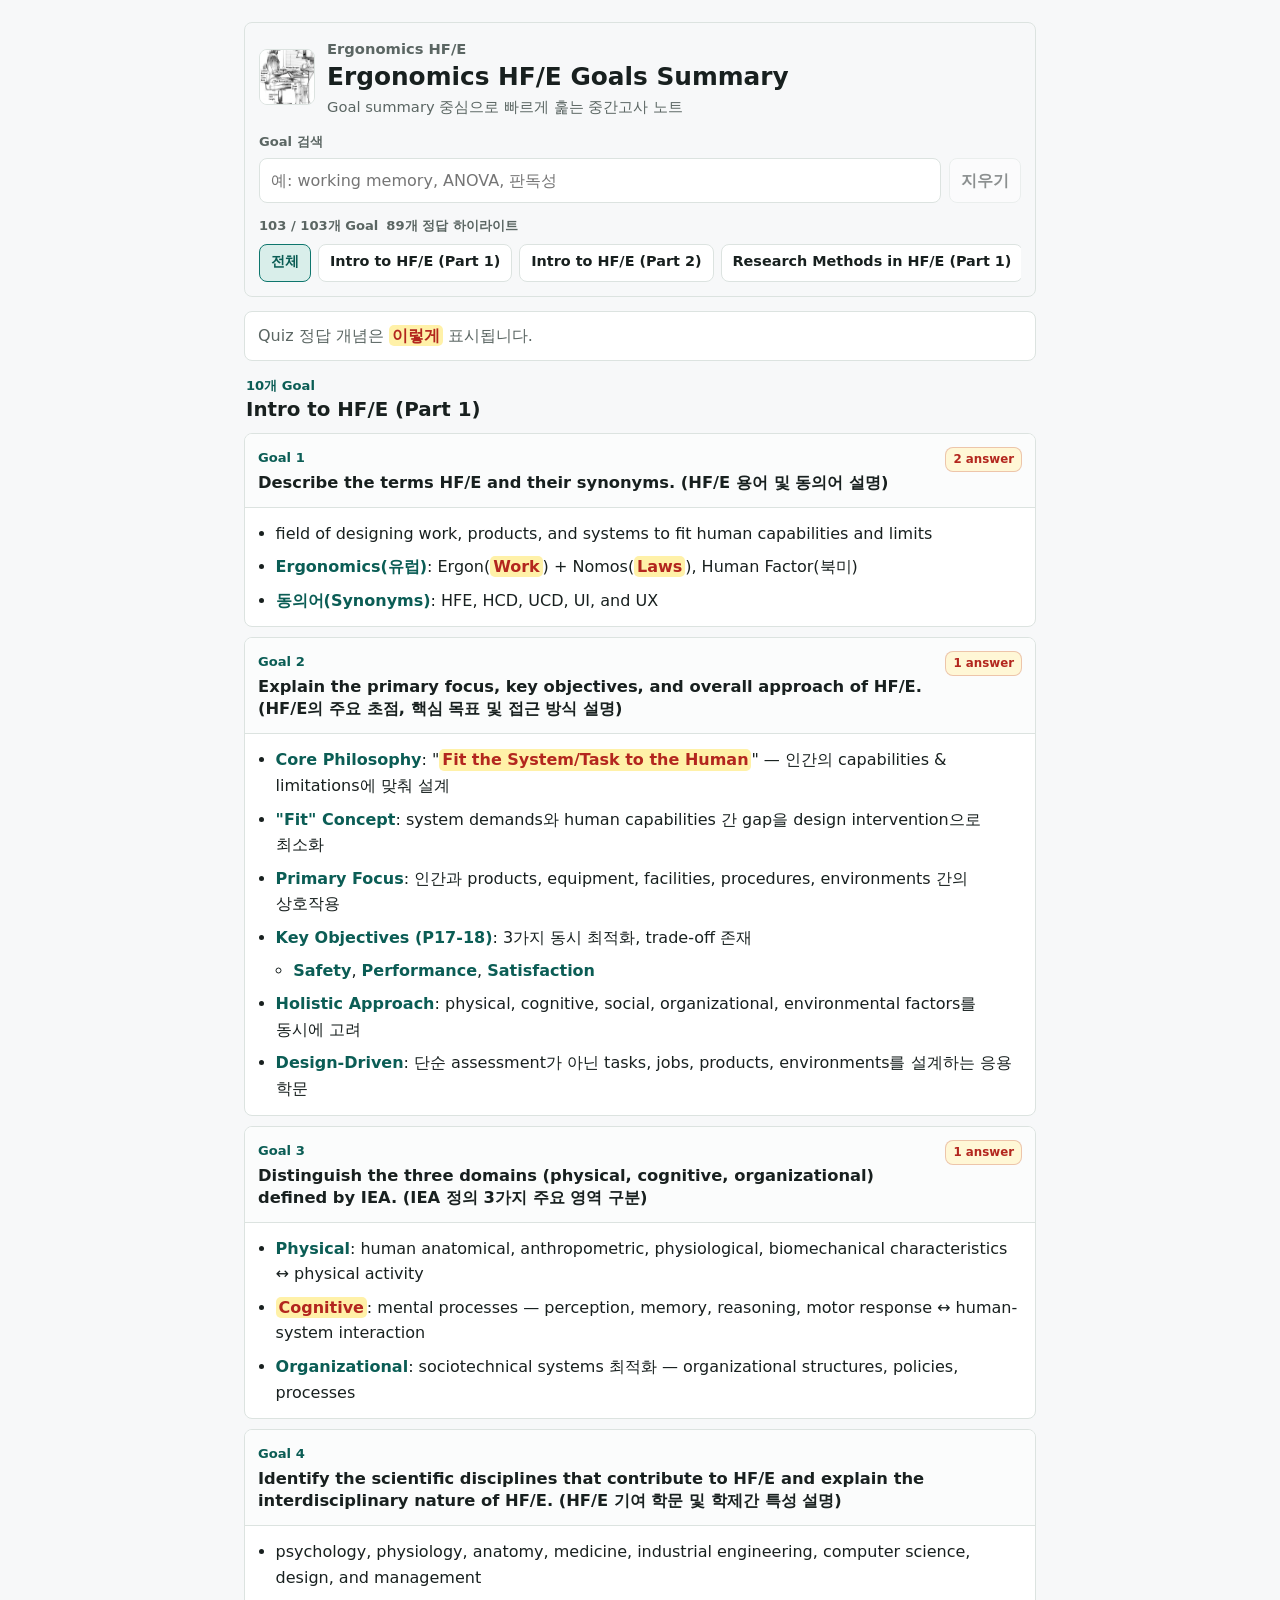
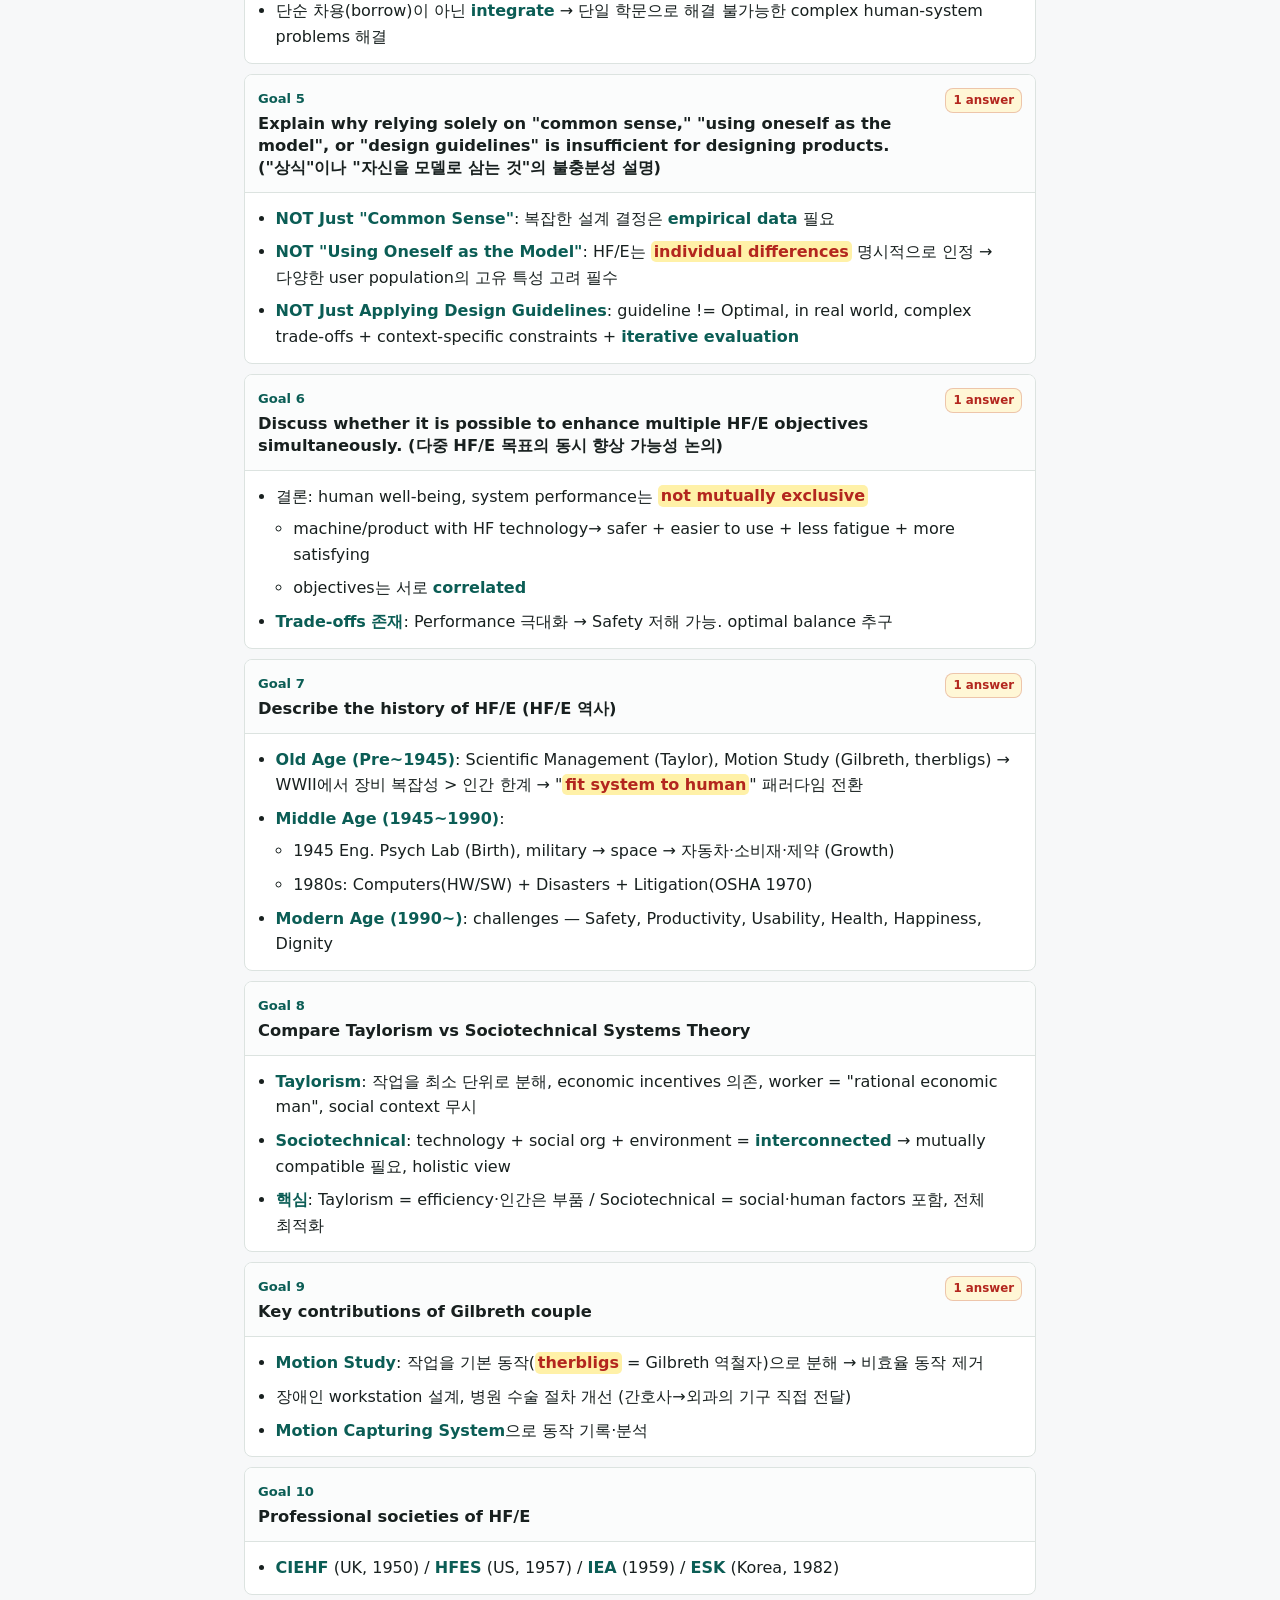
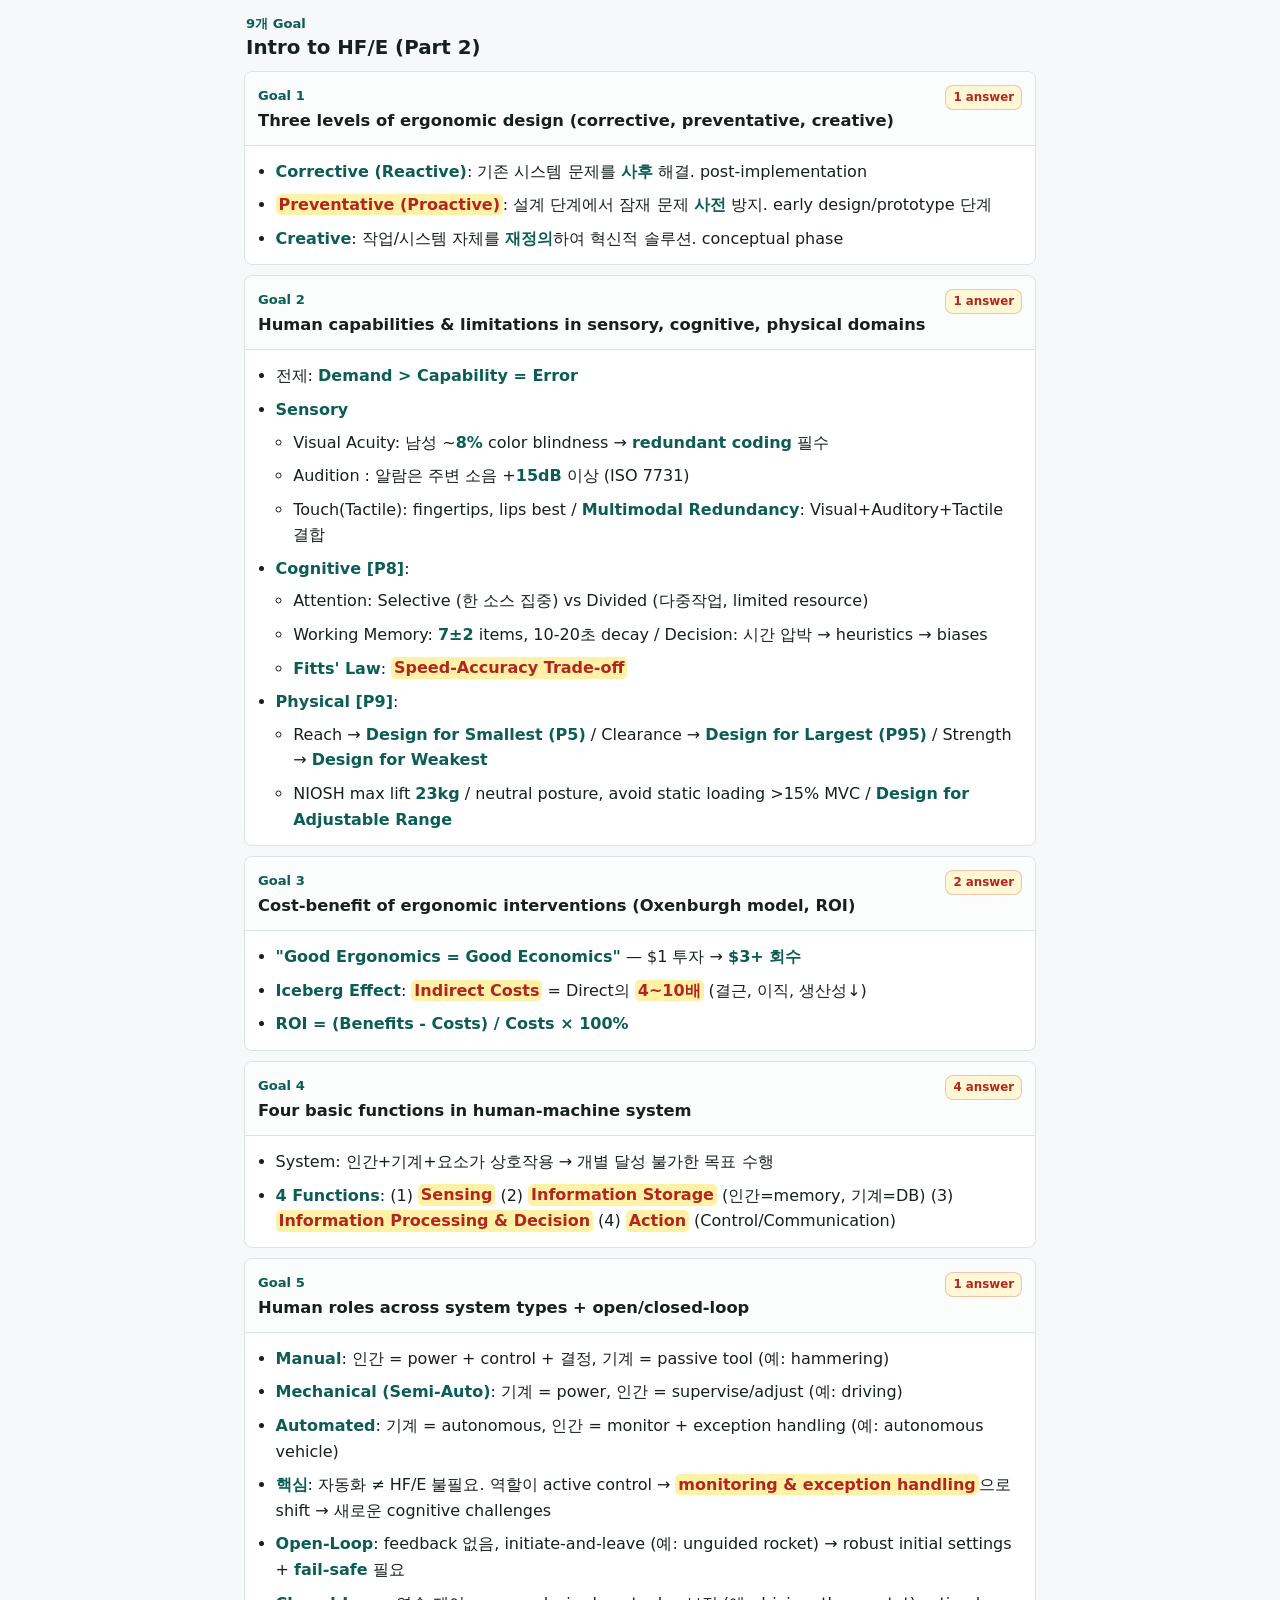
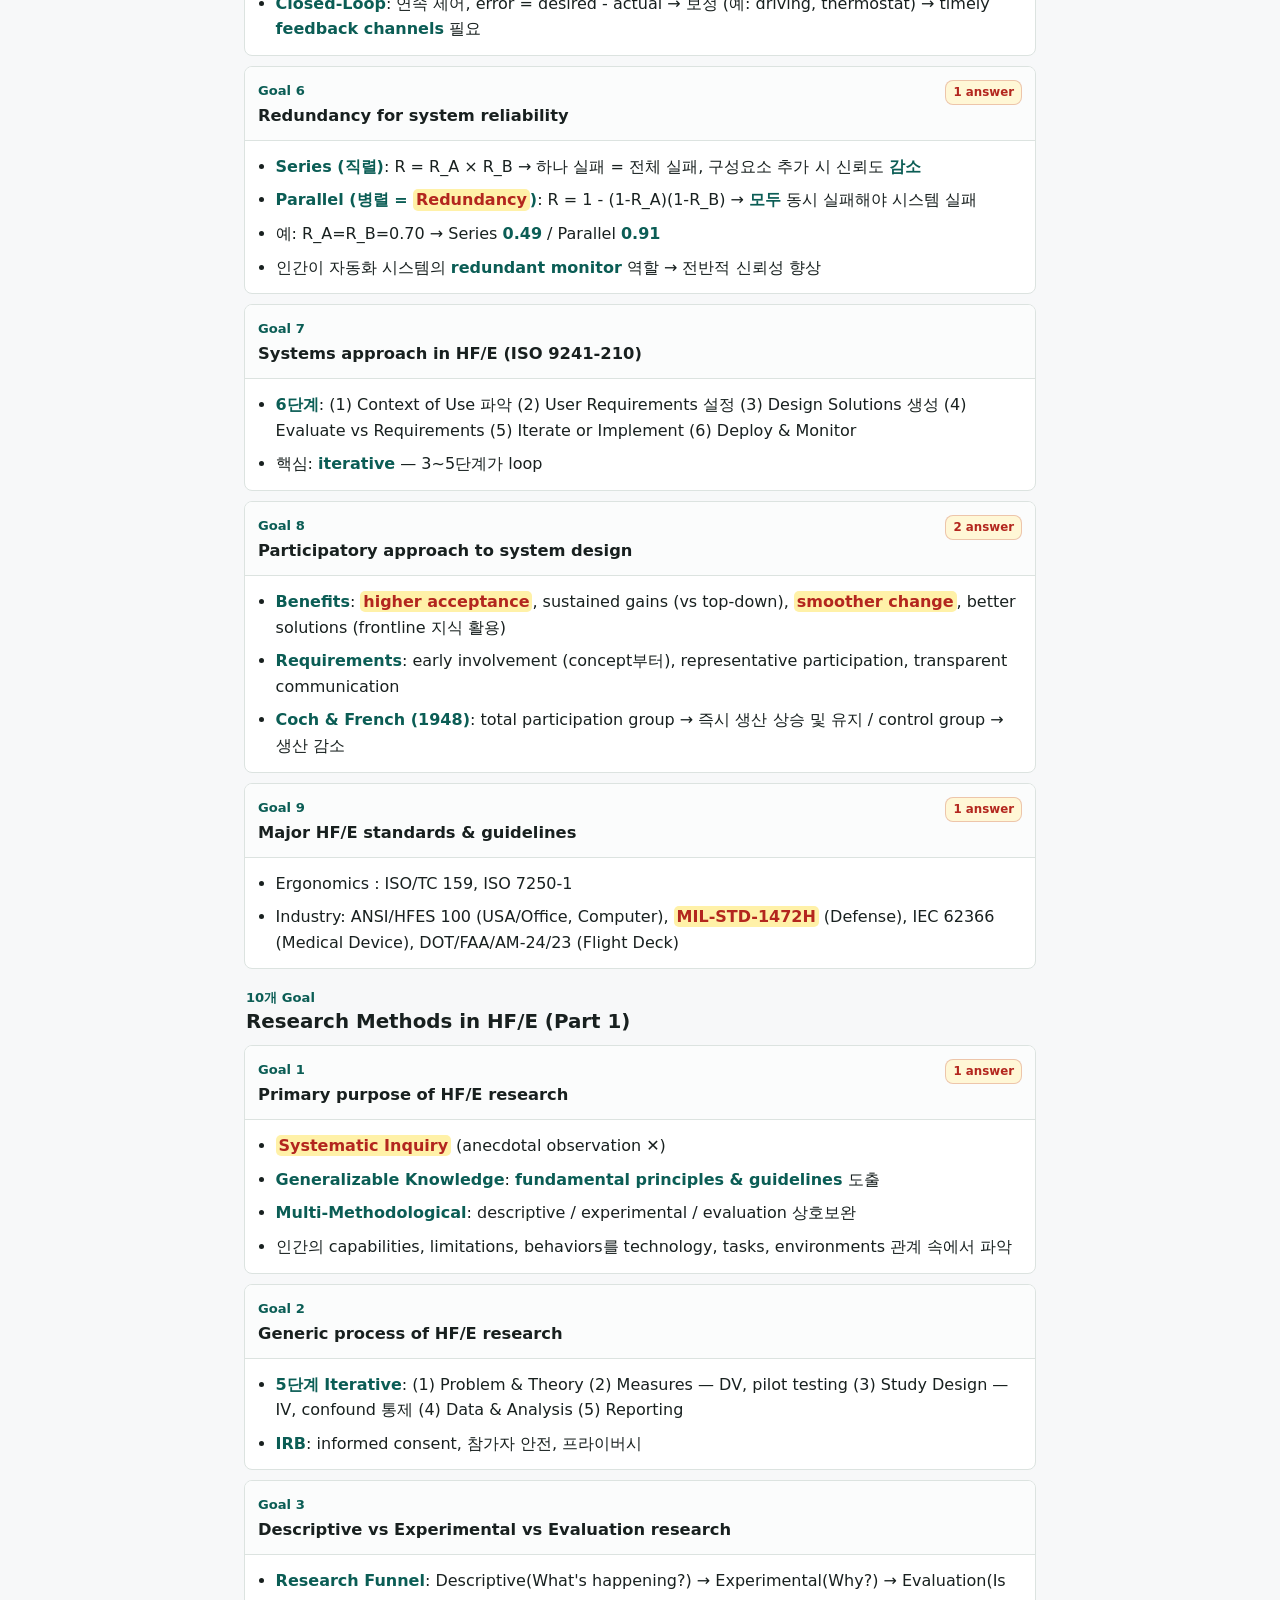
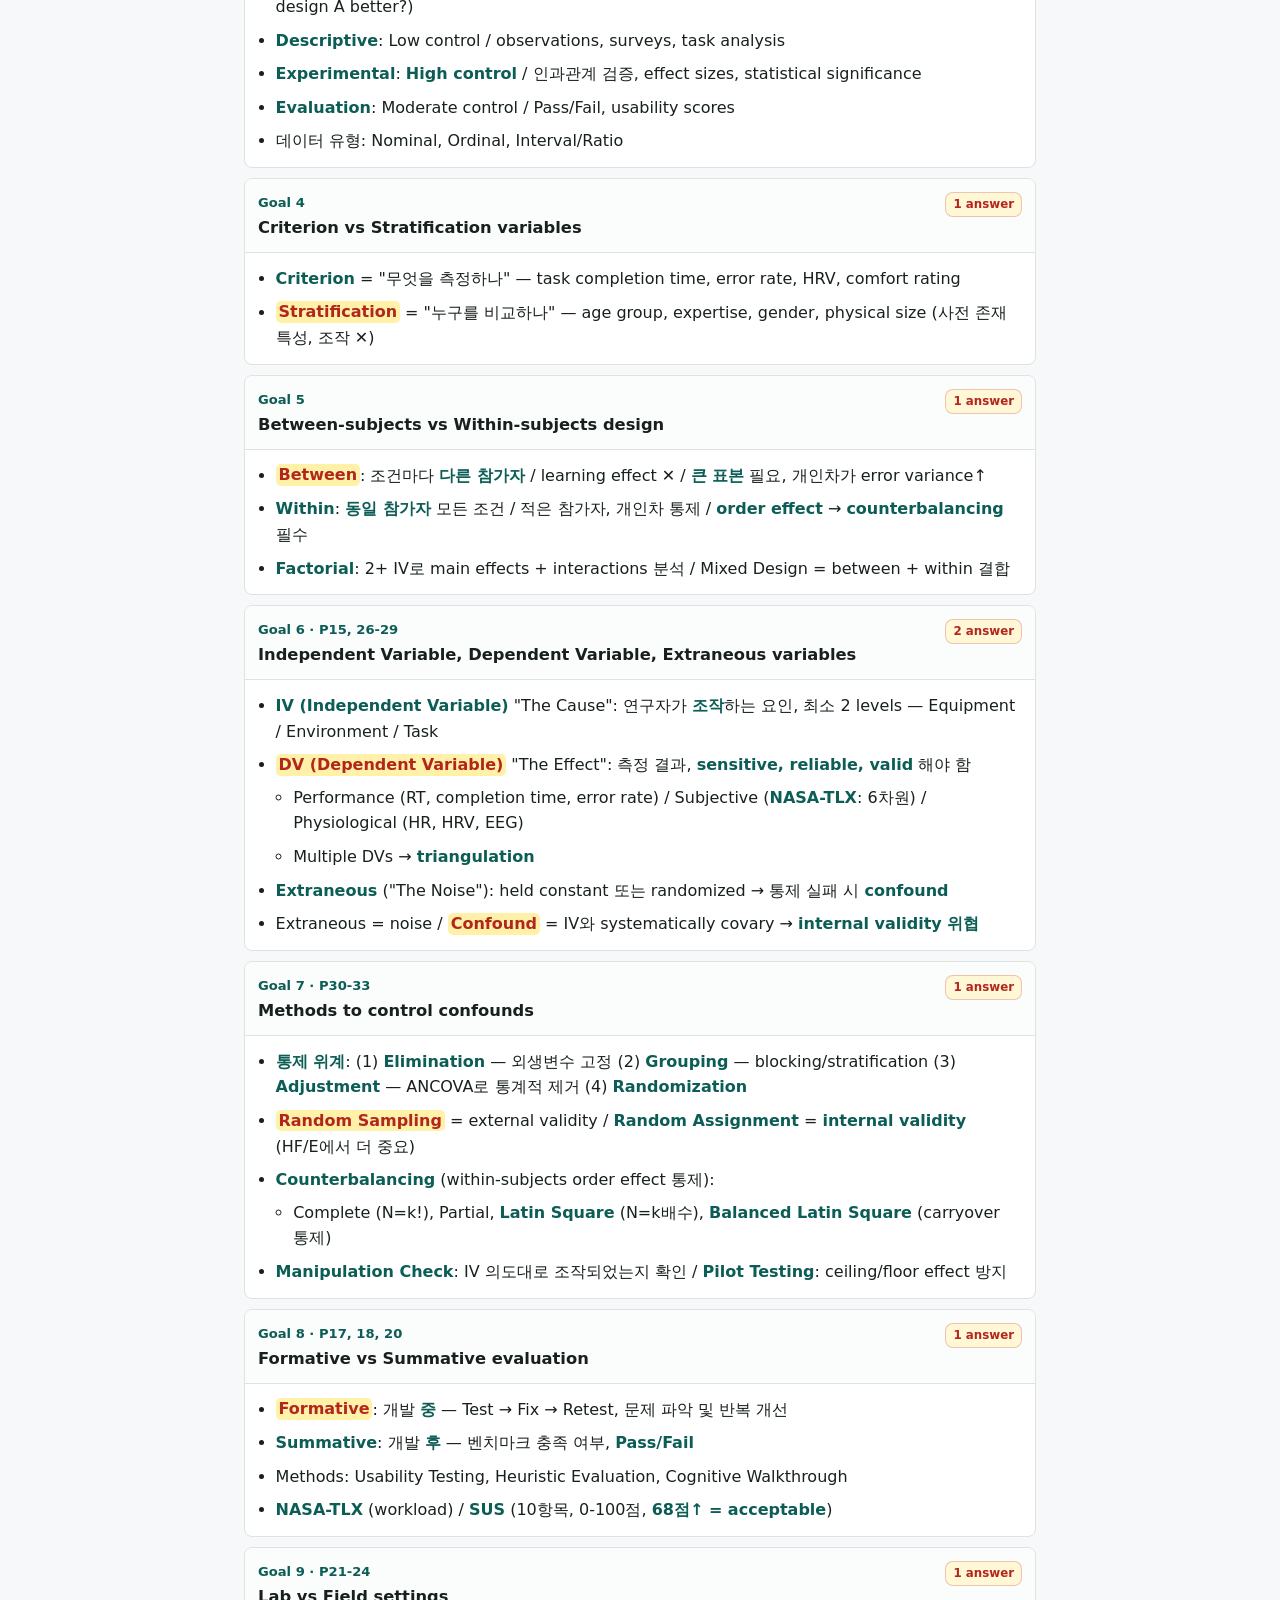
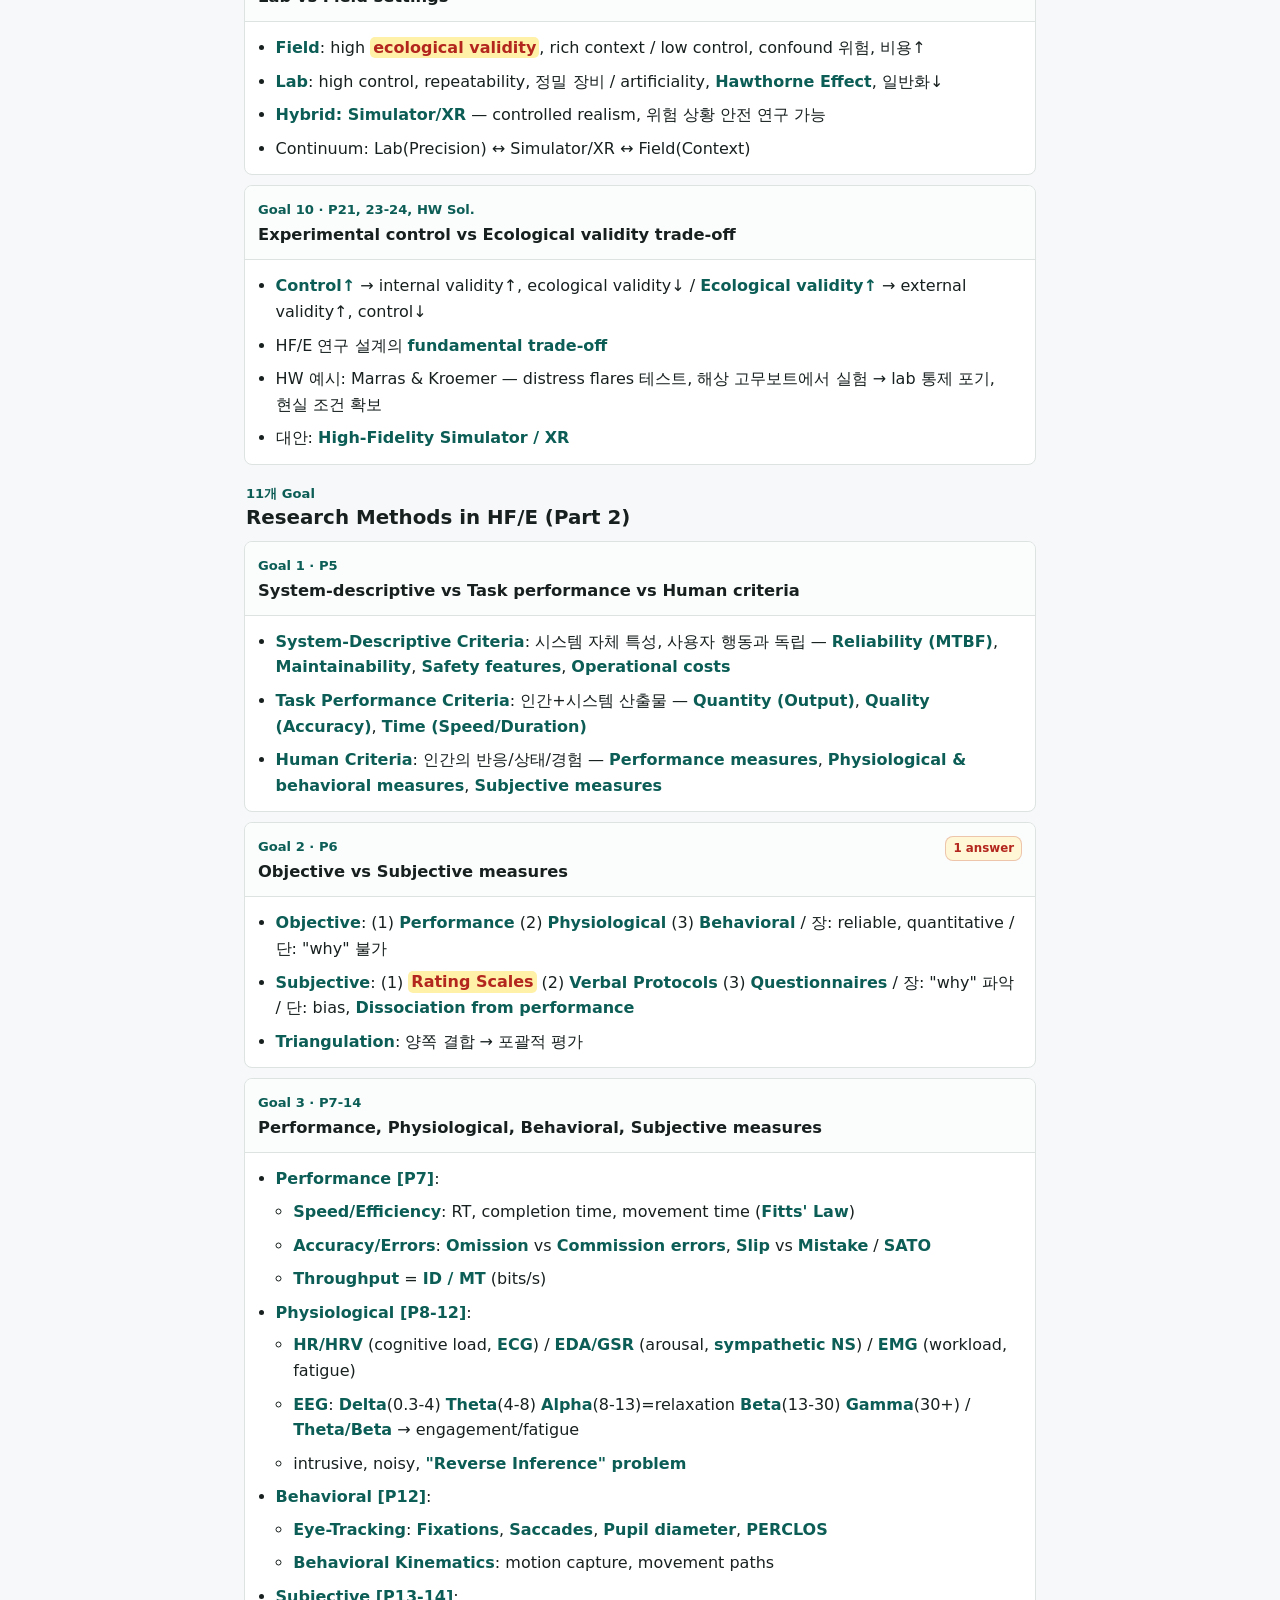
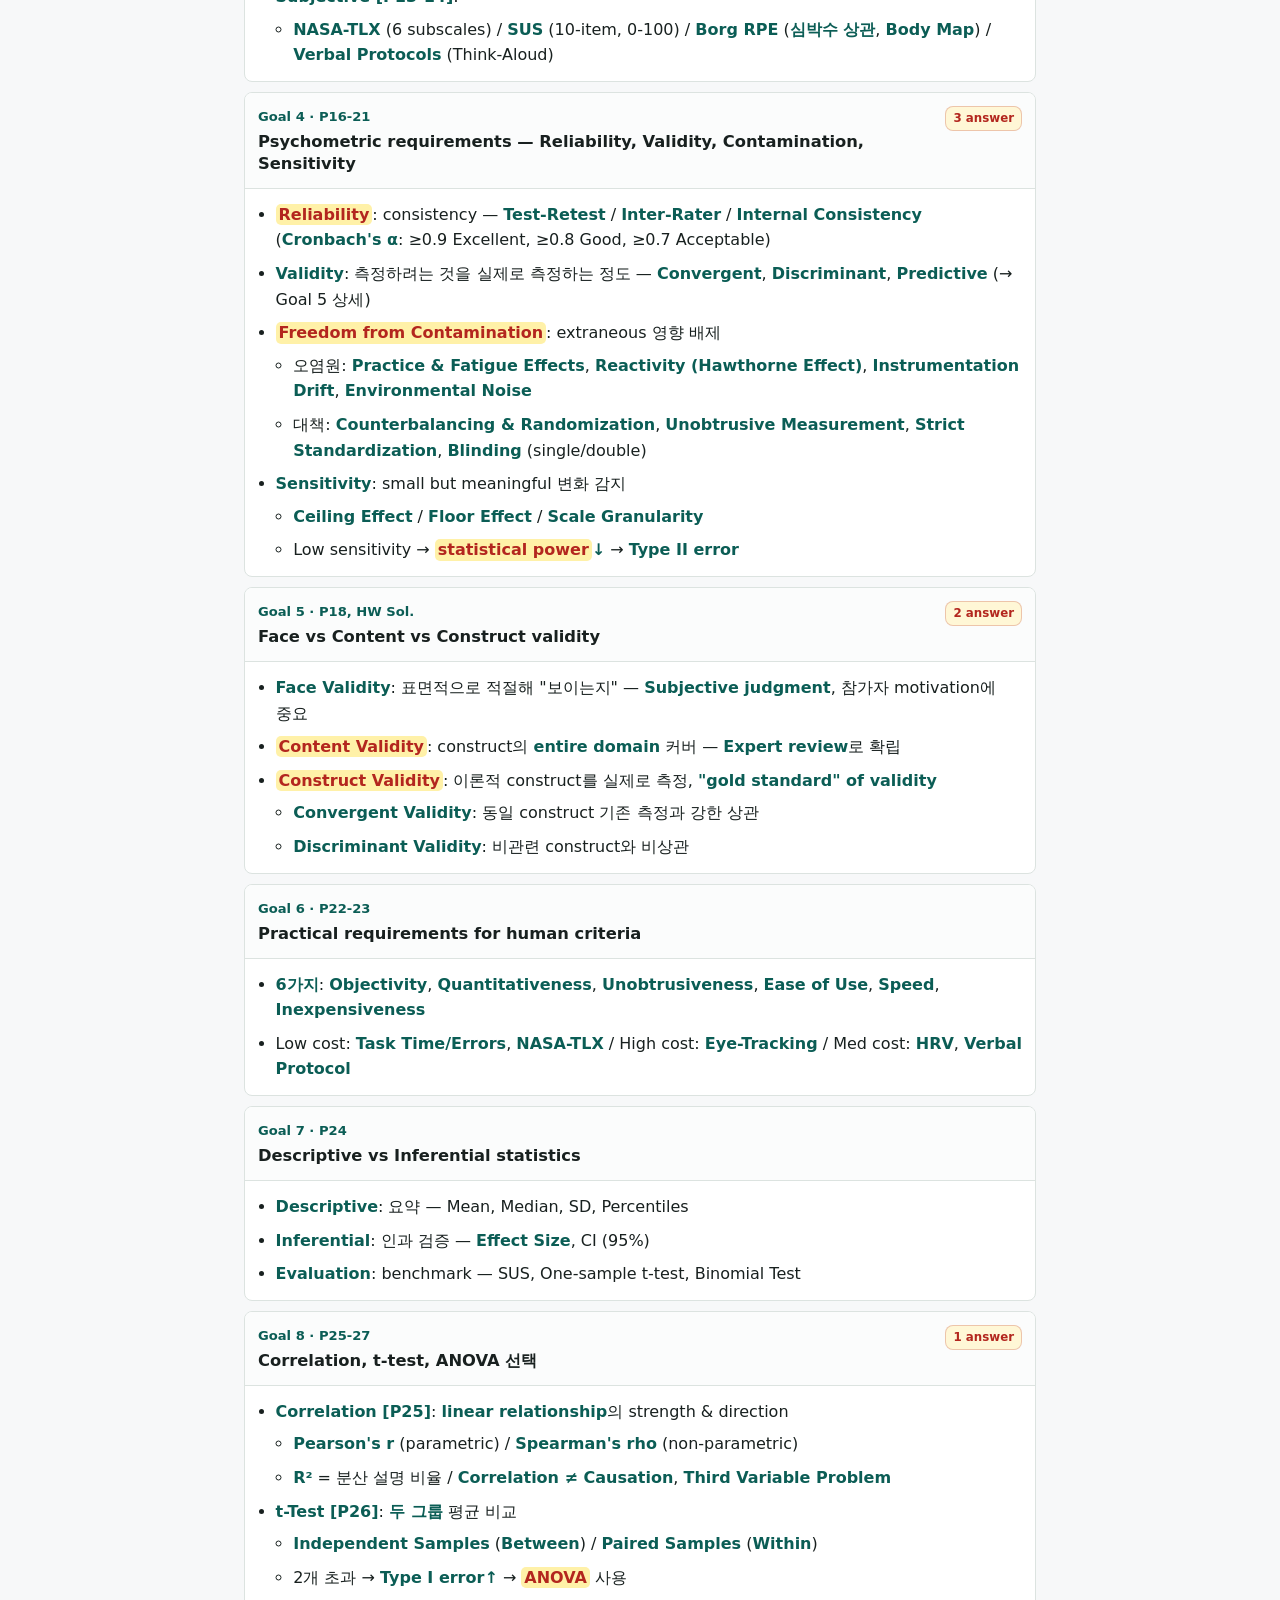
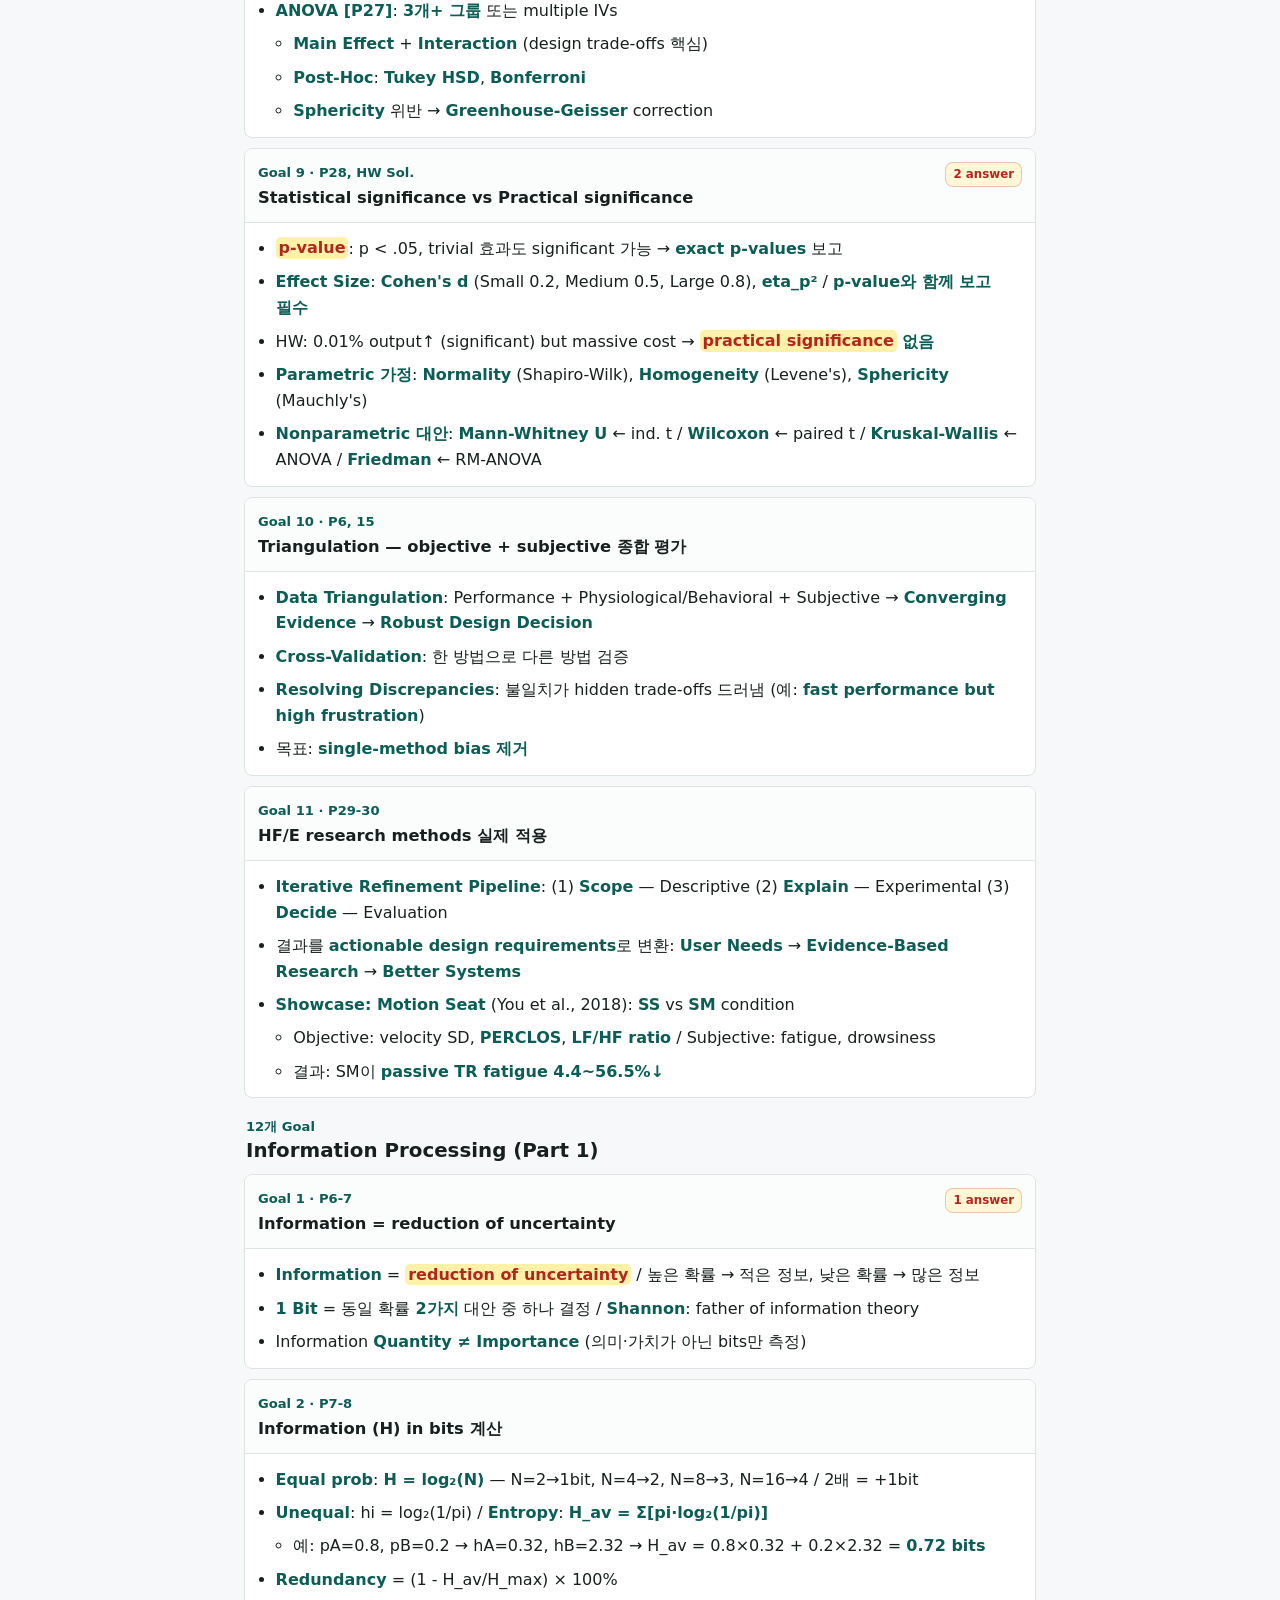
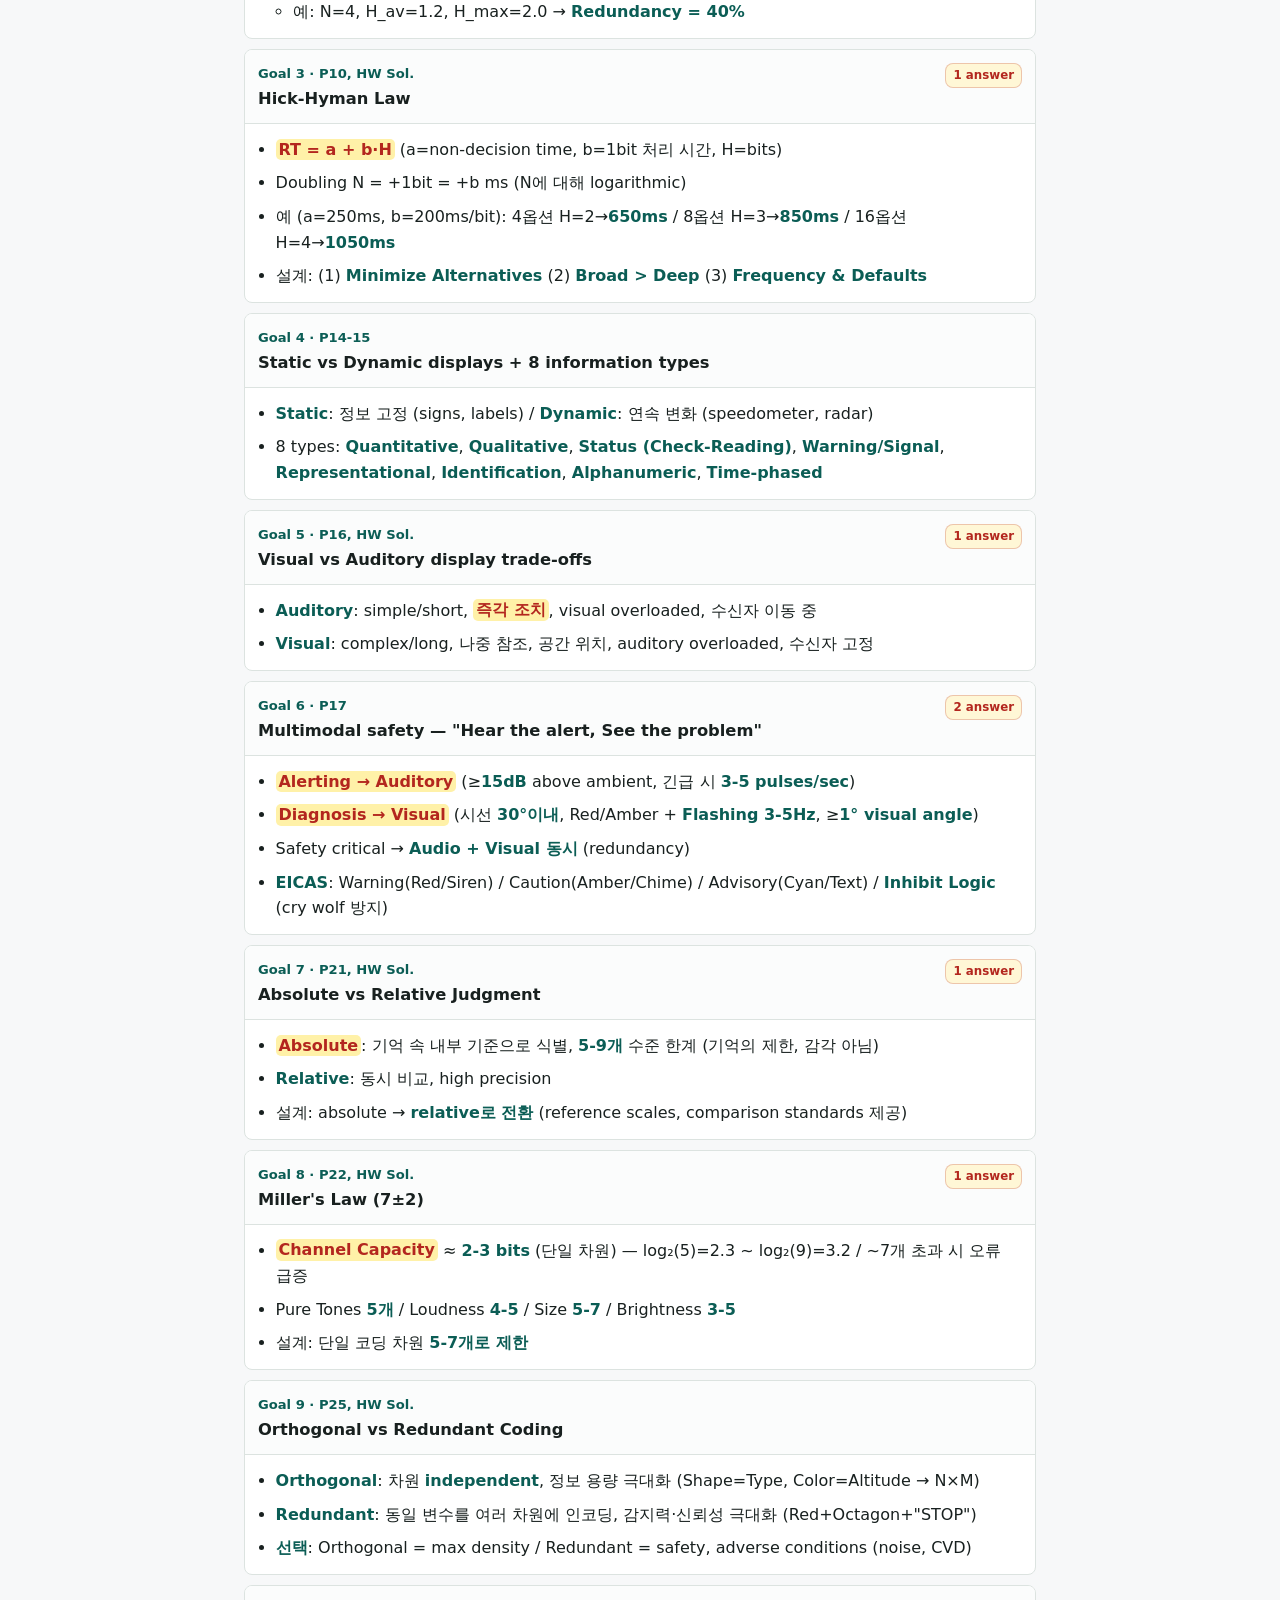
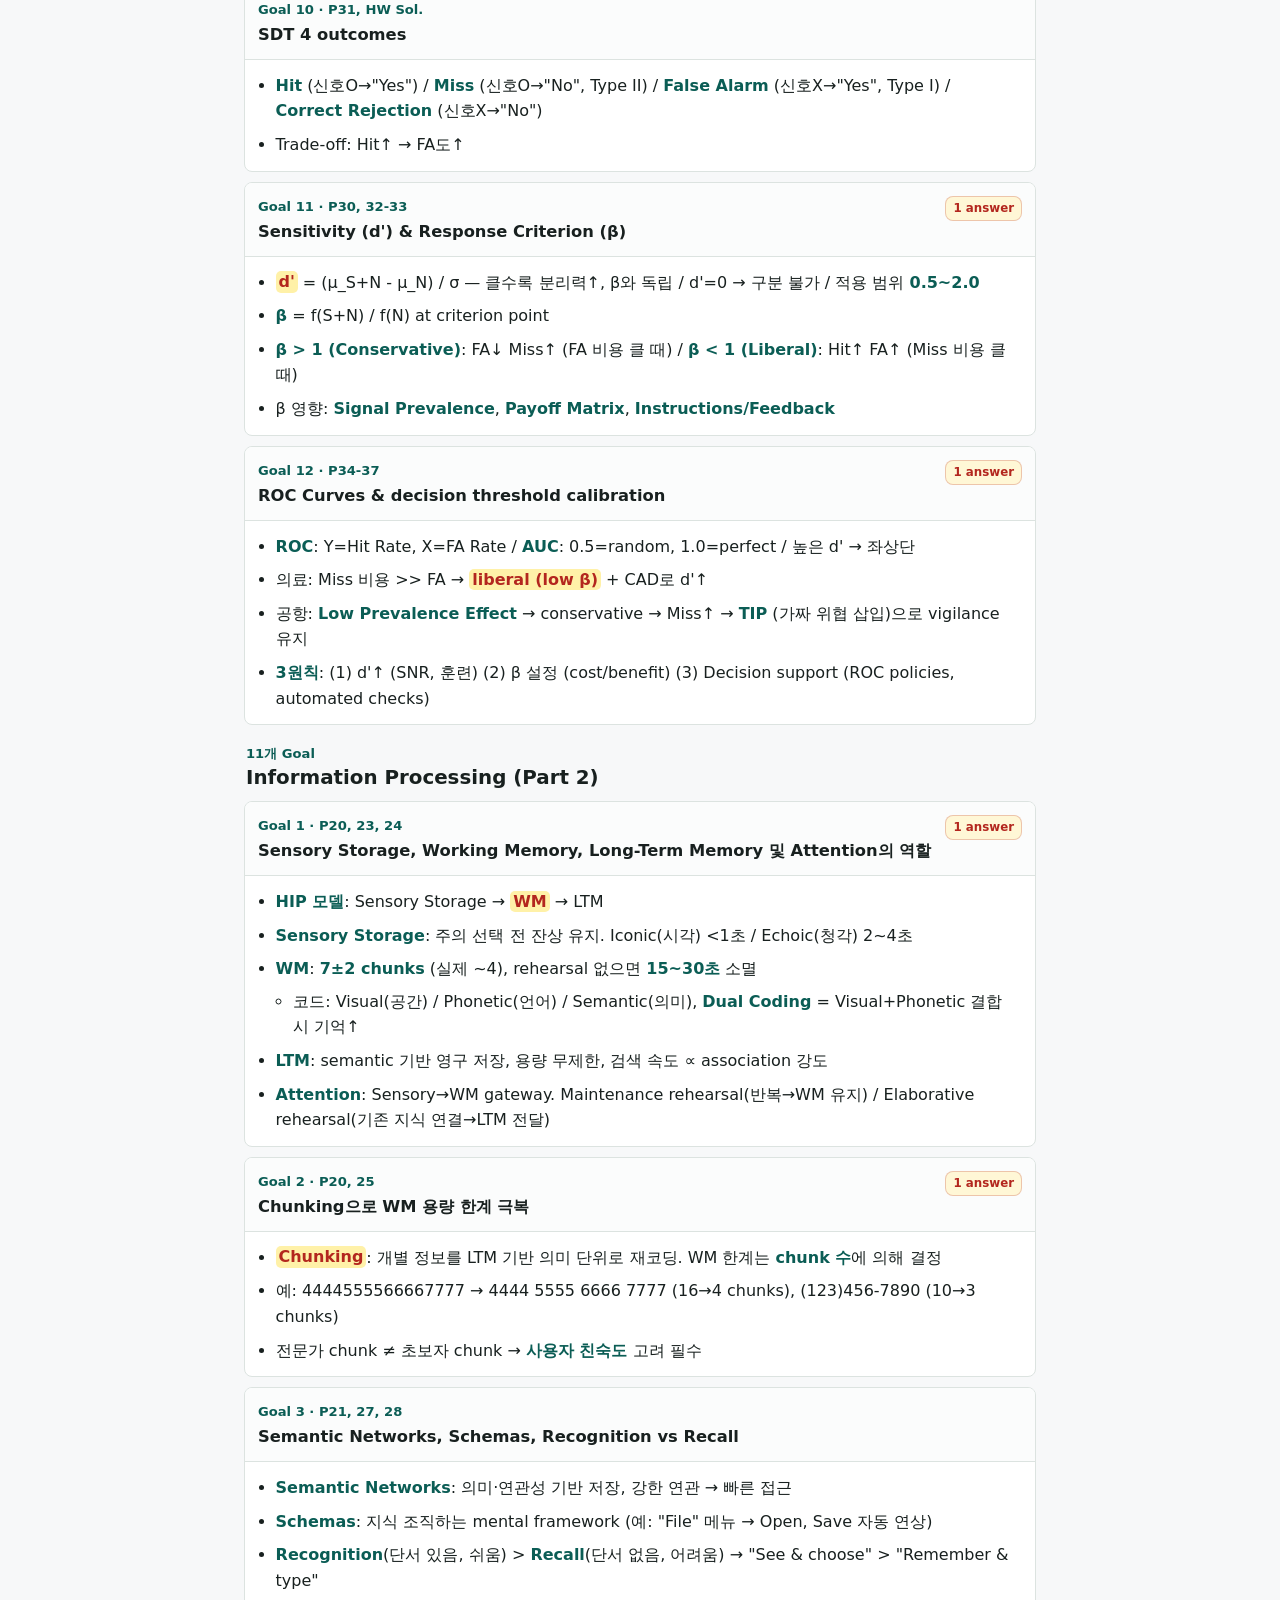
<file: ergonomics/study-site/index.html>
<!DOCTYPE html>
<html lang="ko">
  <head>
    <meta charset="UTF-8" />
    <meta name="viewport" content="width=device-width, initial-scale=1.0" />
    <title>Ergonomics Summary</title>
    <meta
      name="description"
      content="Ergonomics HF/E 중간고사 요약과 quiz 정답 개념 하이라이트를 빠르게 읽기 위한 정적 학습 사이트입니다."
    />
    <link rel="stylesheet" href="./style.css" />
  </head>
  <body>
    <noscript>
      <main class="app">
        <section class="empty-state">
          <h1>JavaScript가 필요합니다.</h1>
          <p>이 요약 사이트는 브라우저에서 정적으로 실행됩니다.</p>
        </section>
      </main>
    </noscript>
    <div id="app"></div>

    <script src="./data.js"></script>
    <script src="./app.js"></script>
  </body>
</html>
</file>
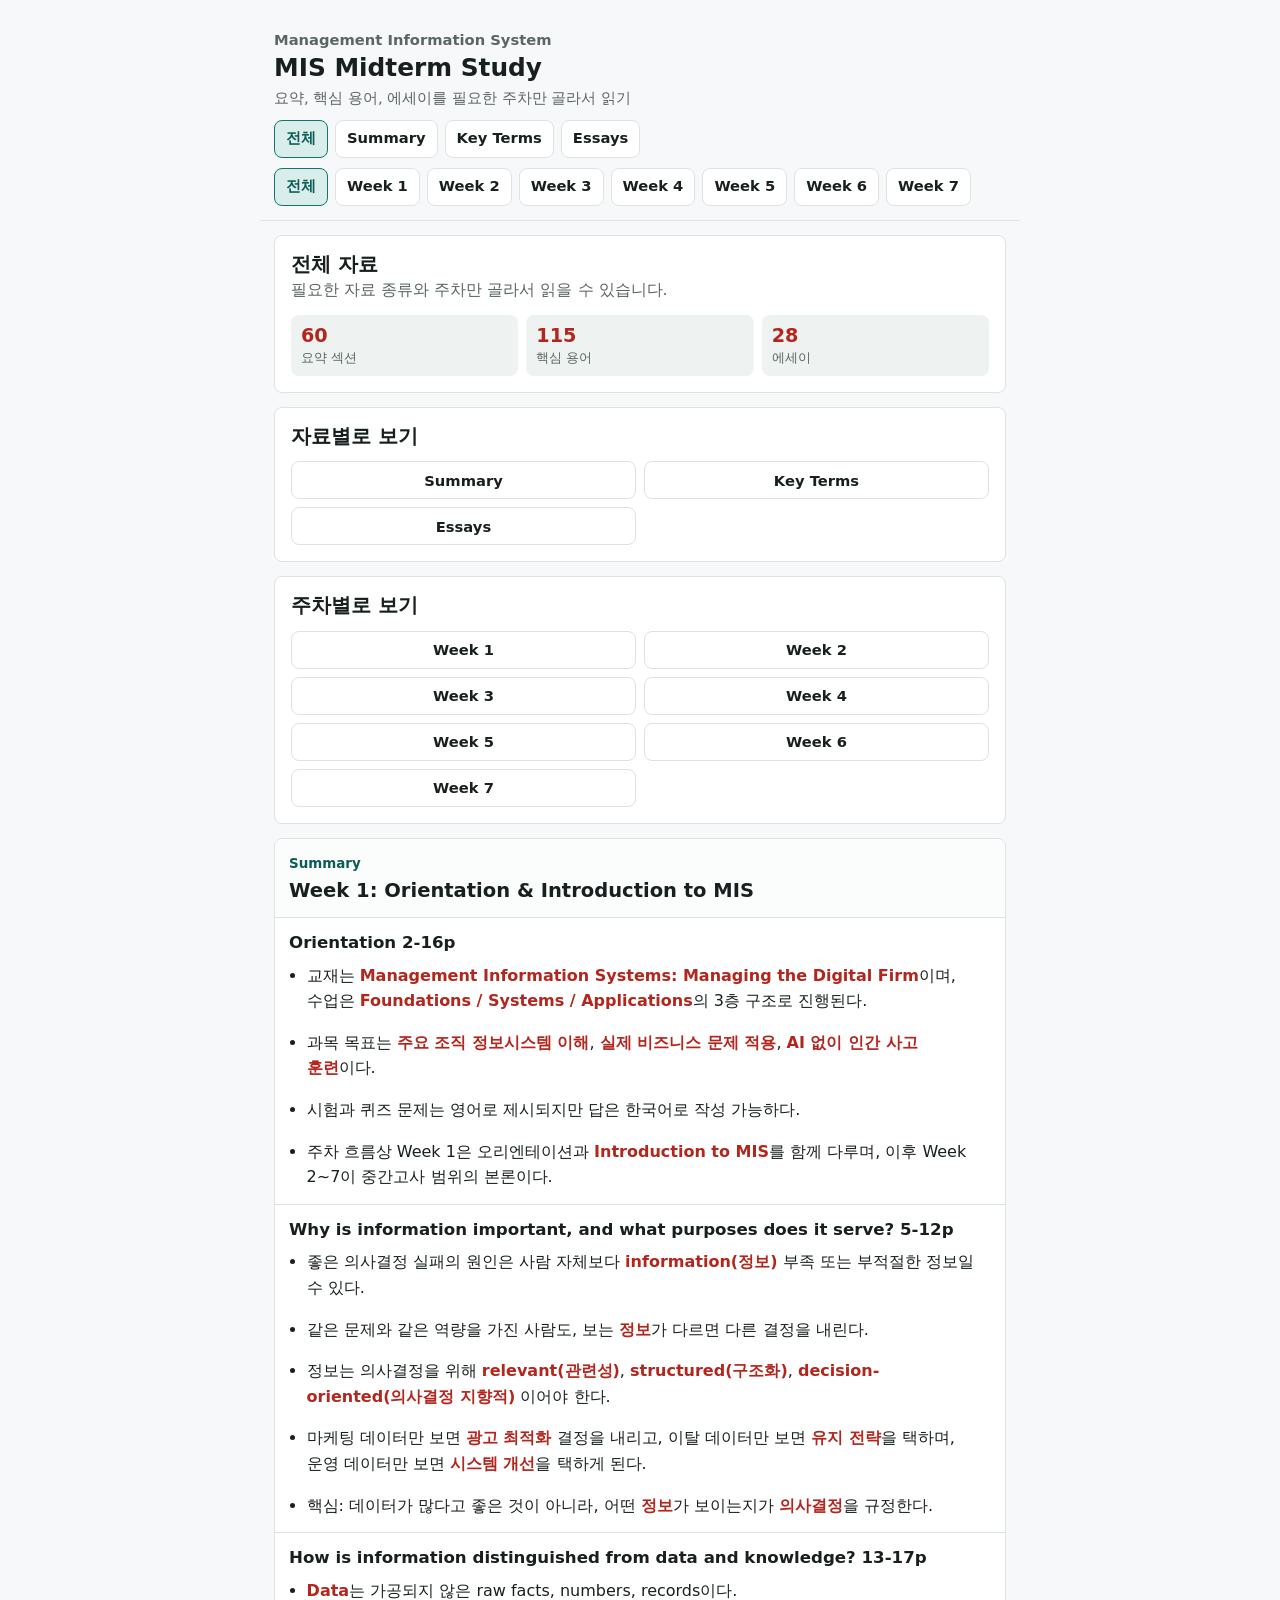
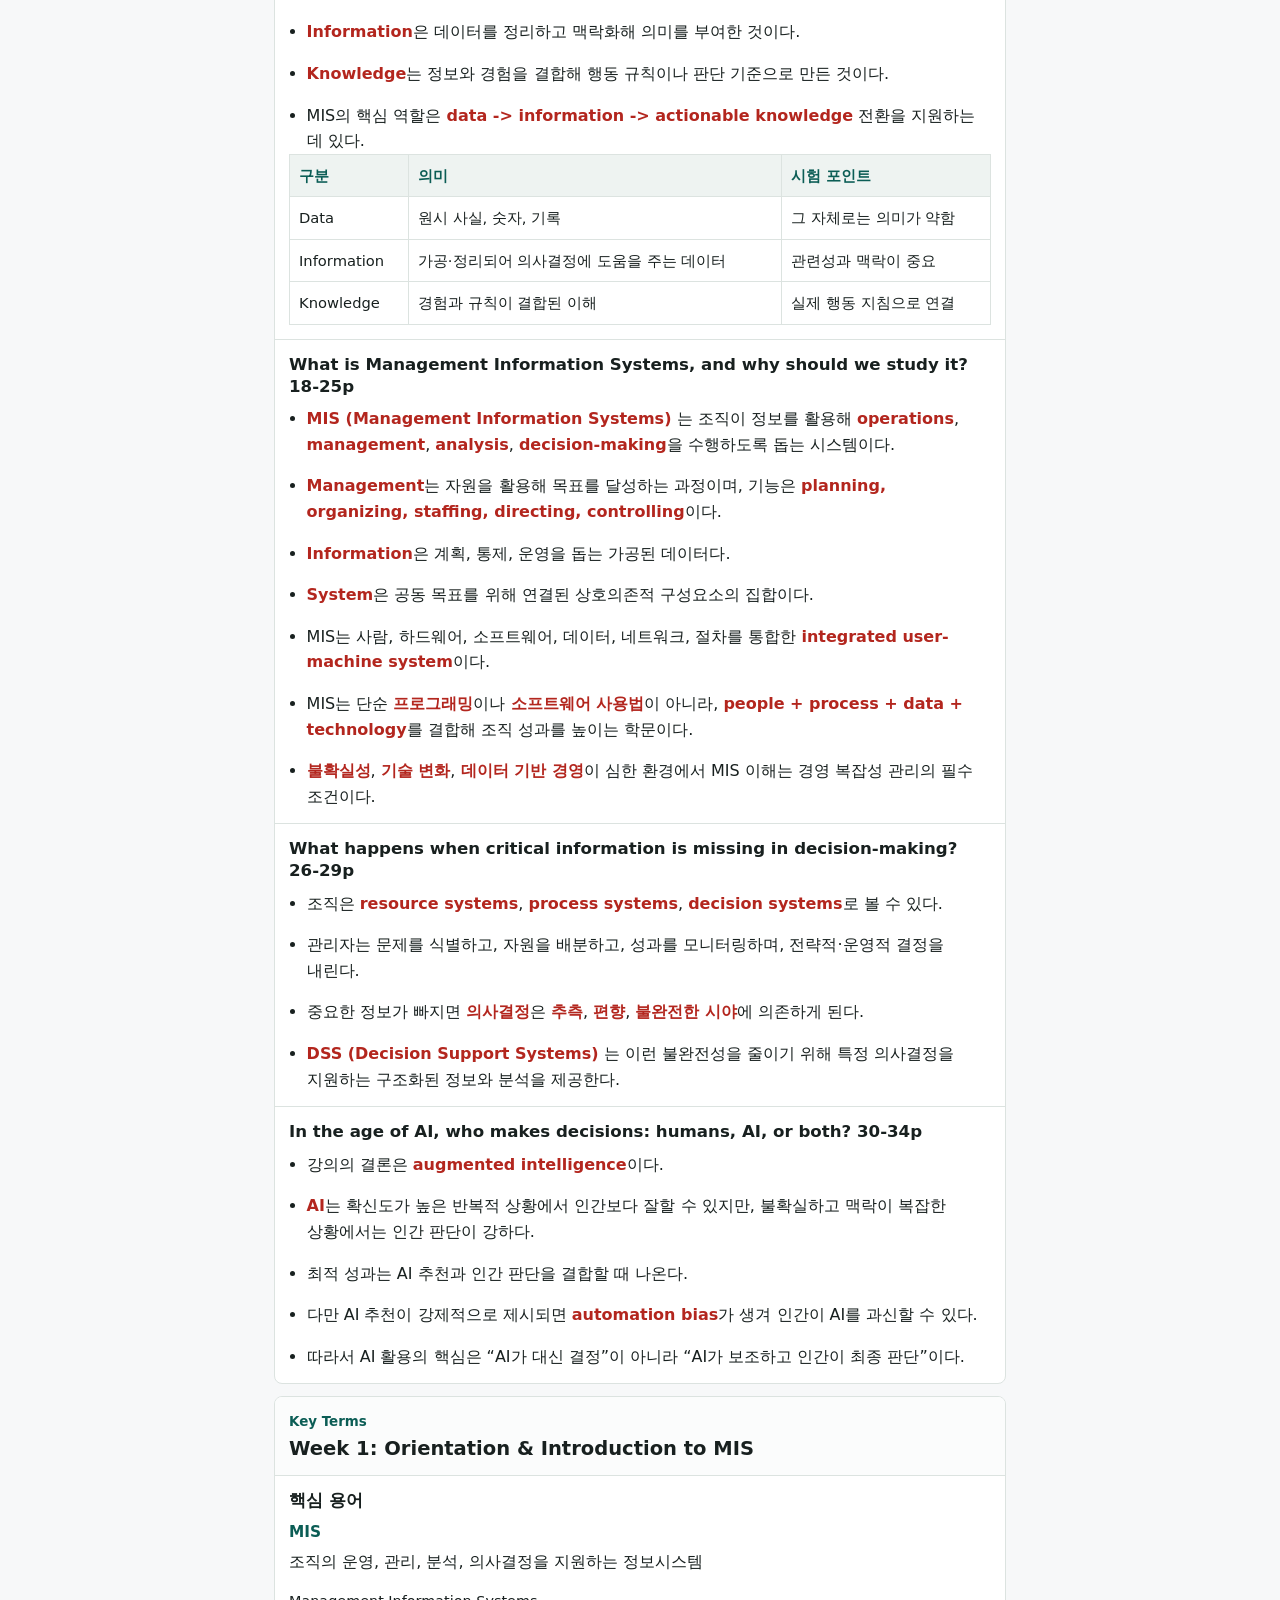
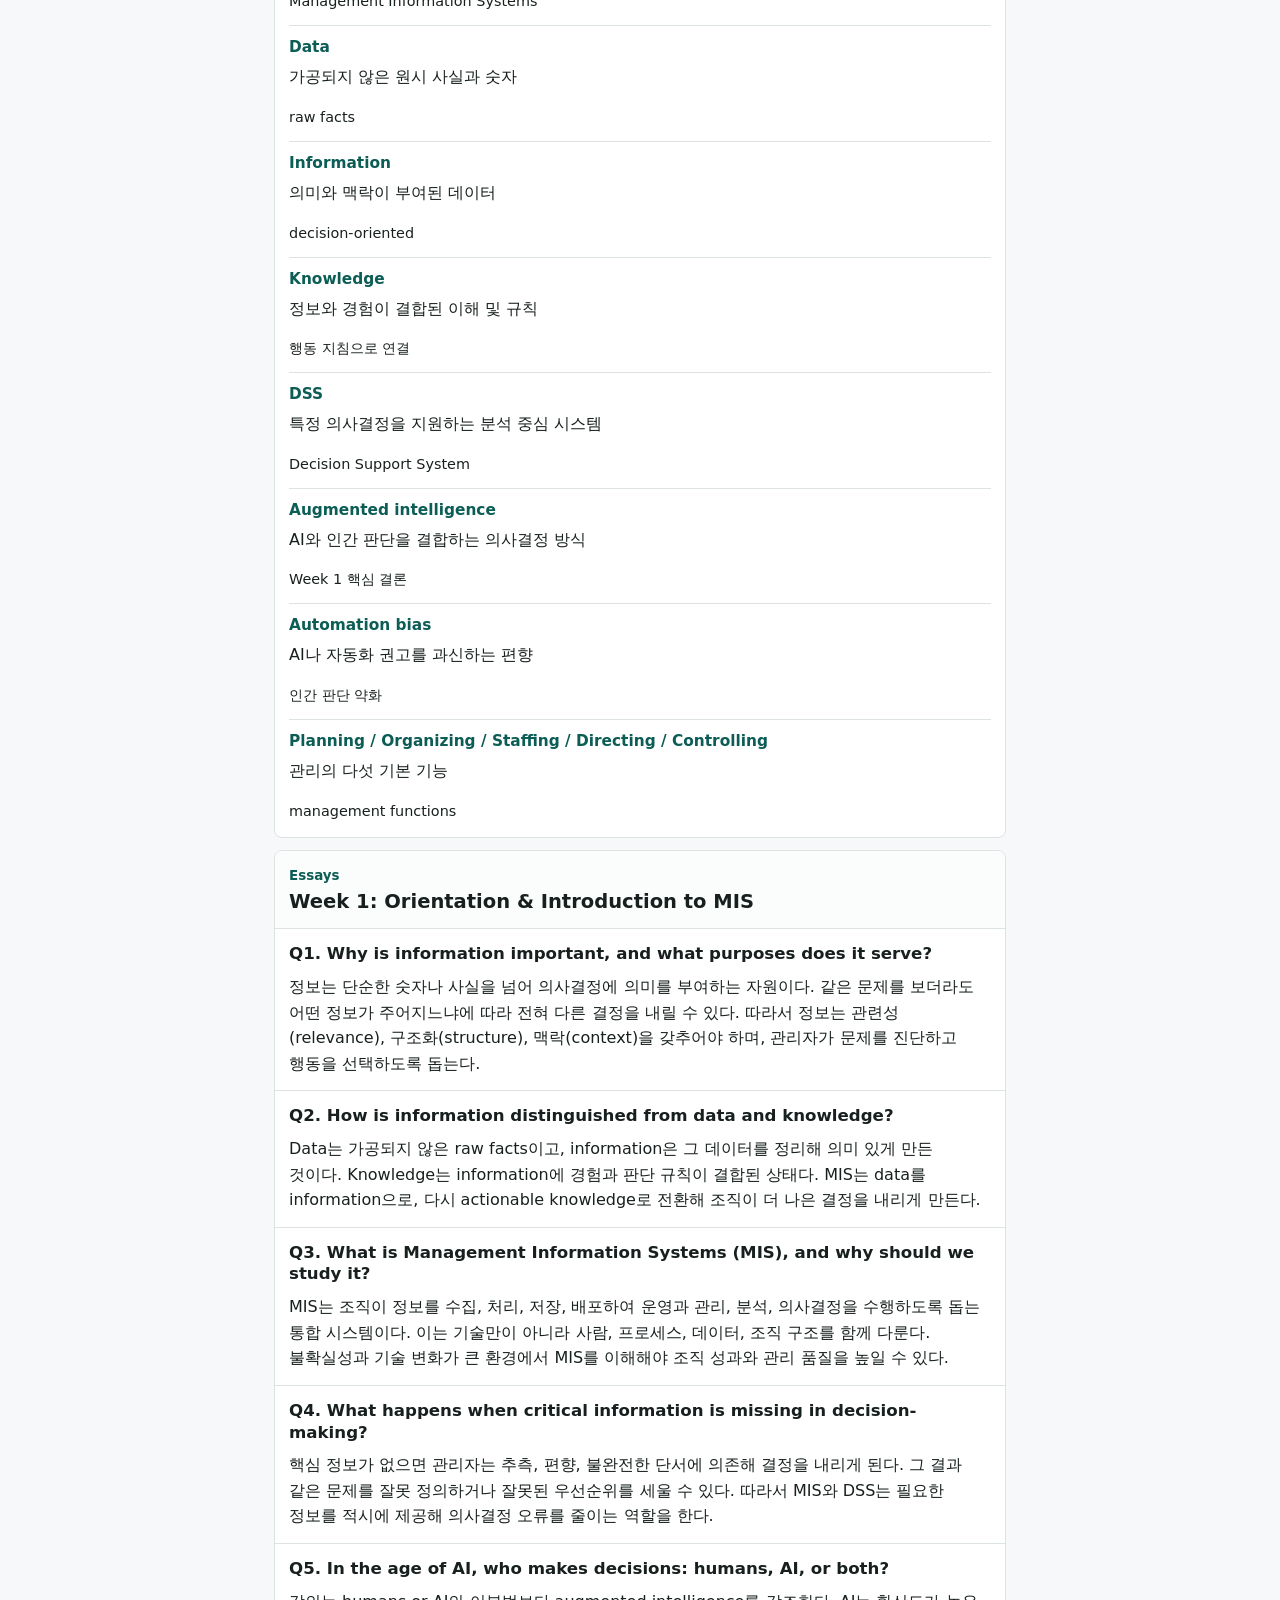
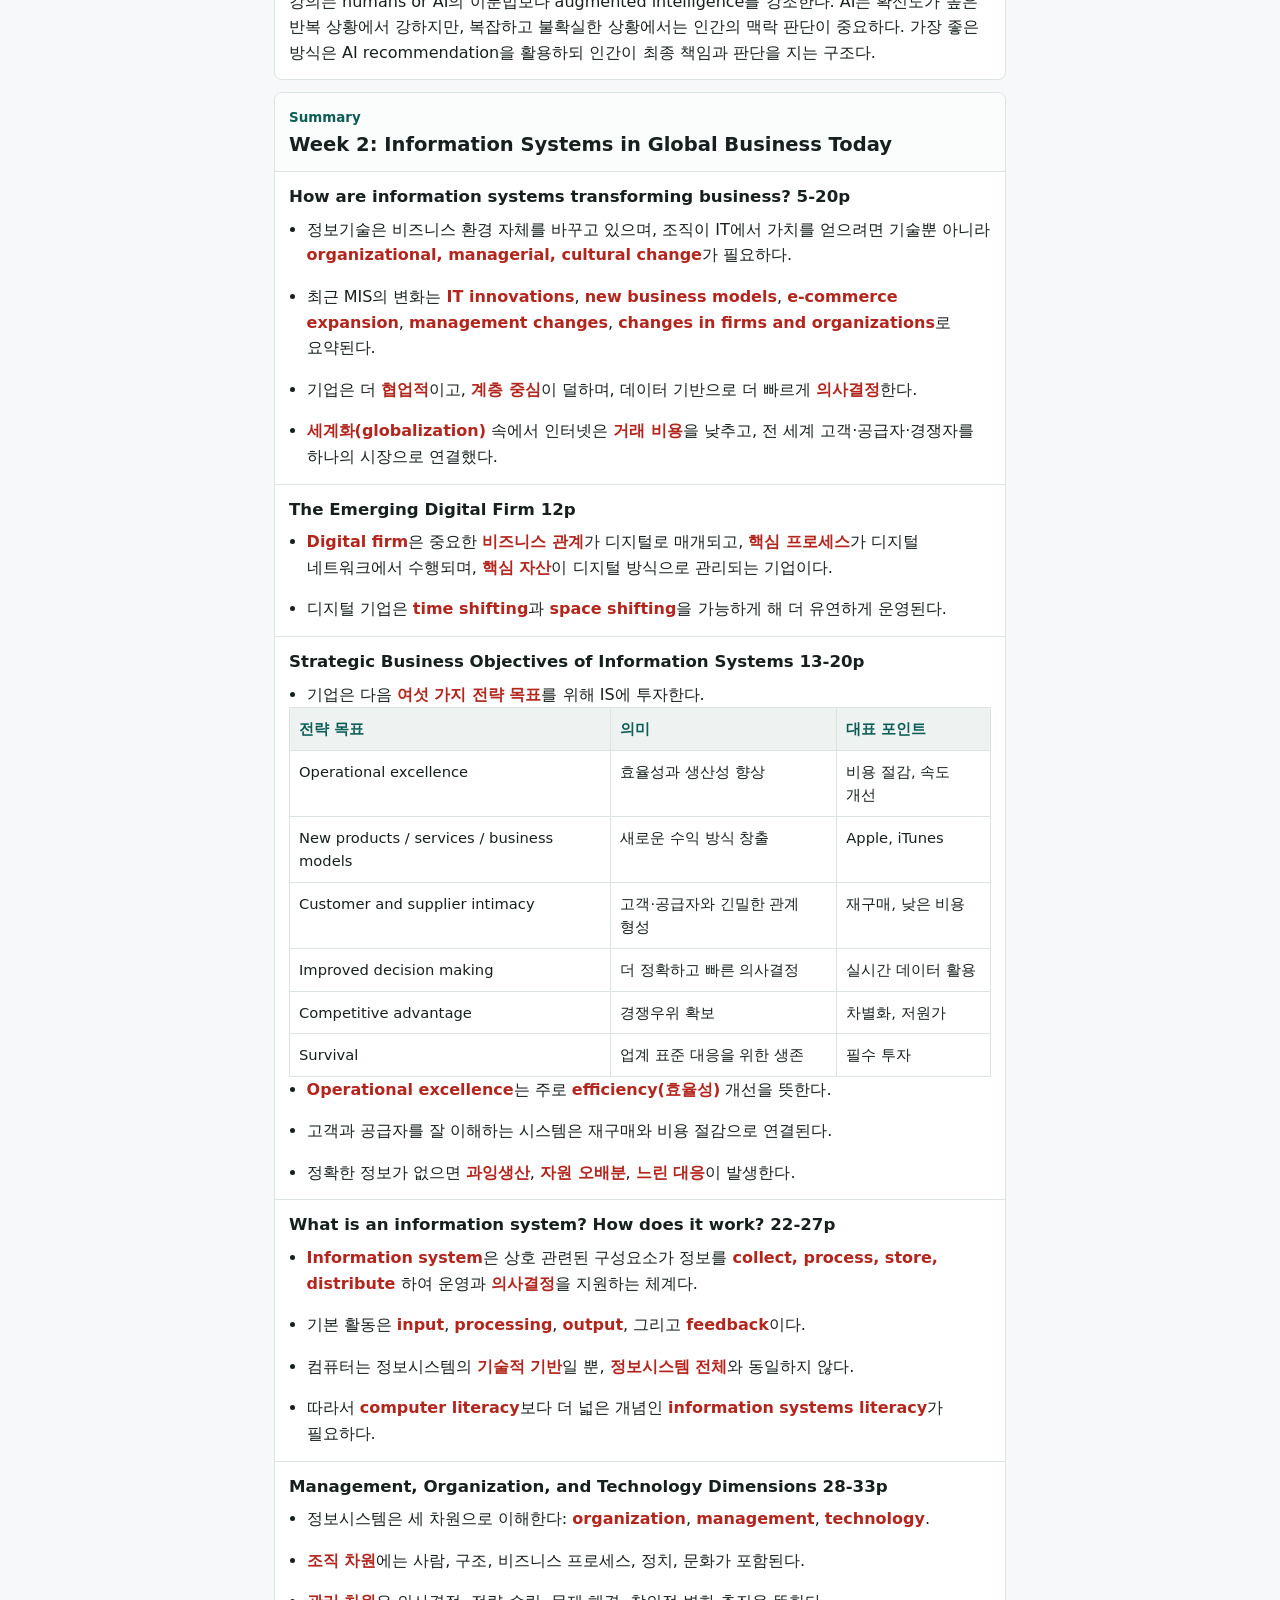
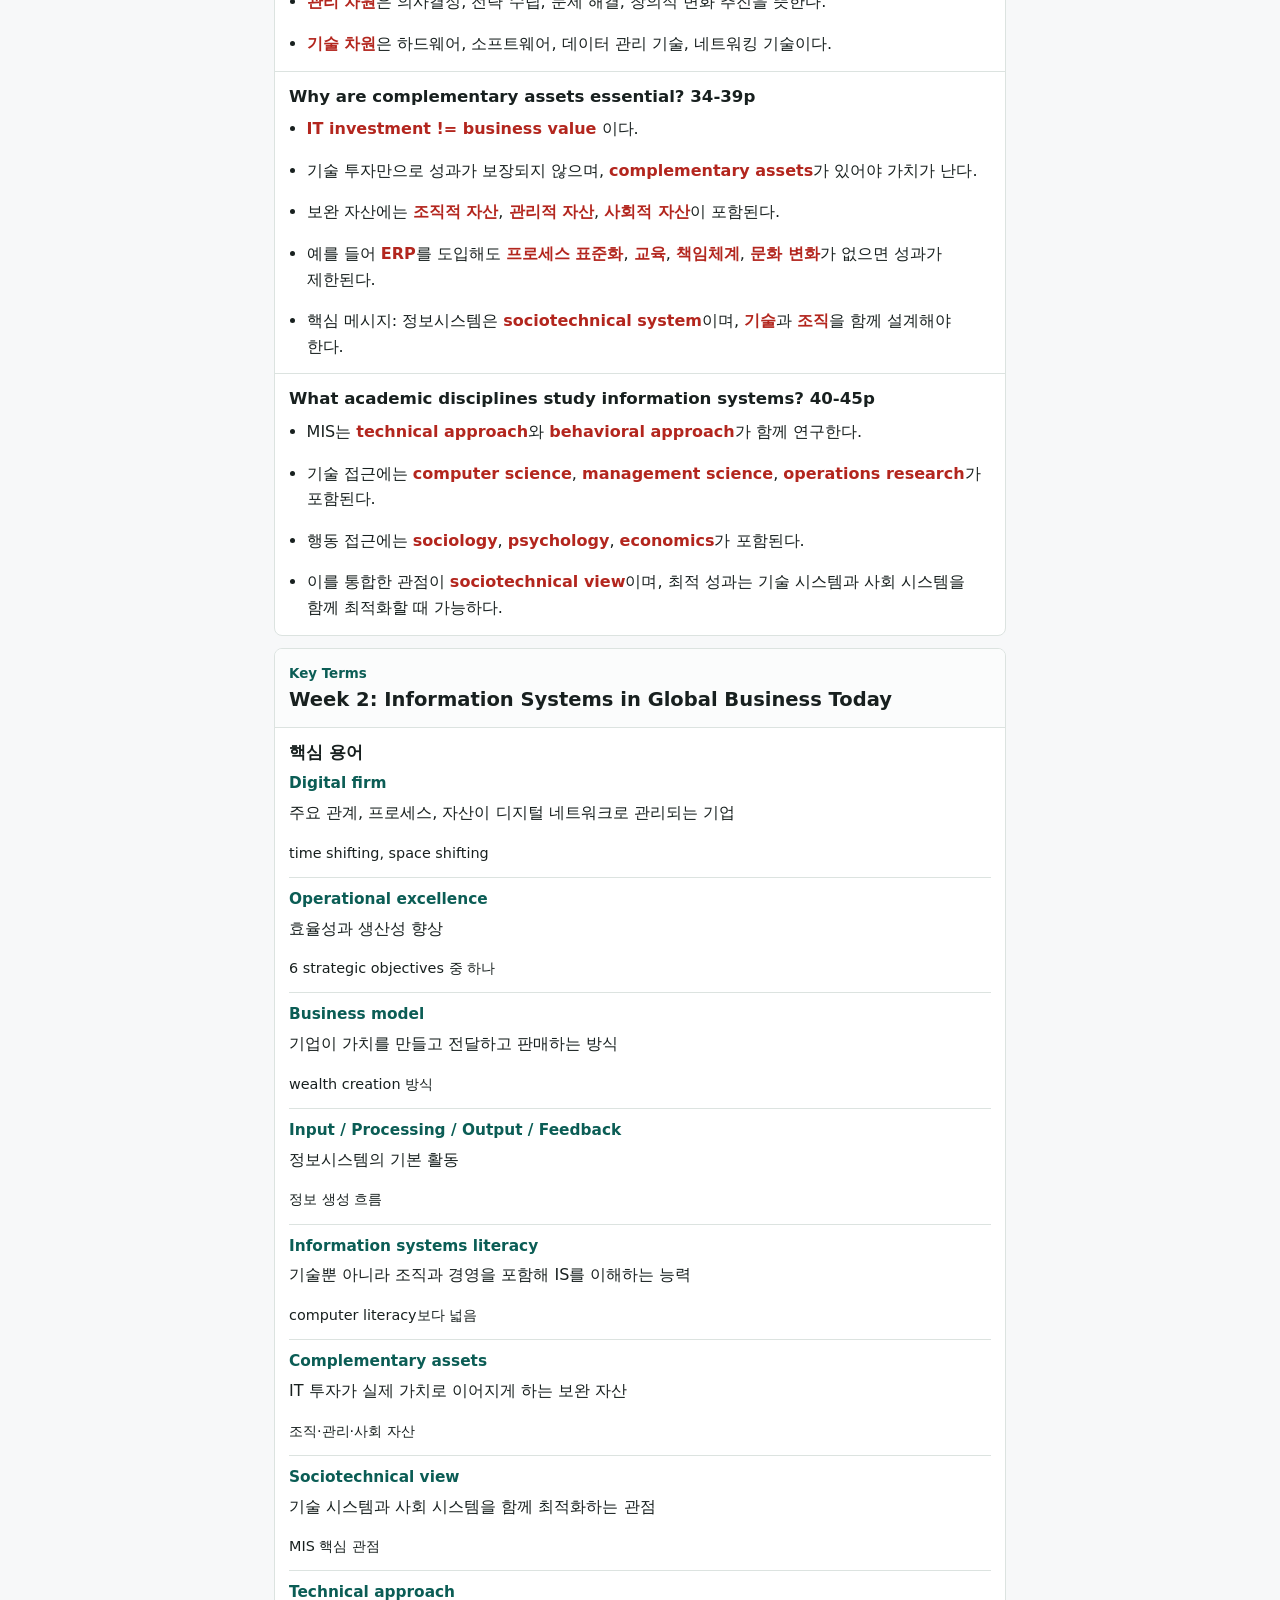
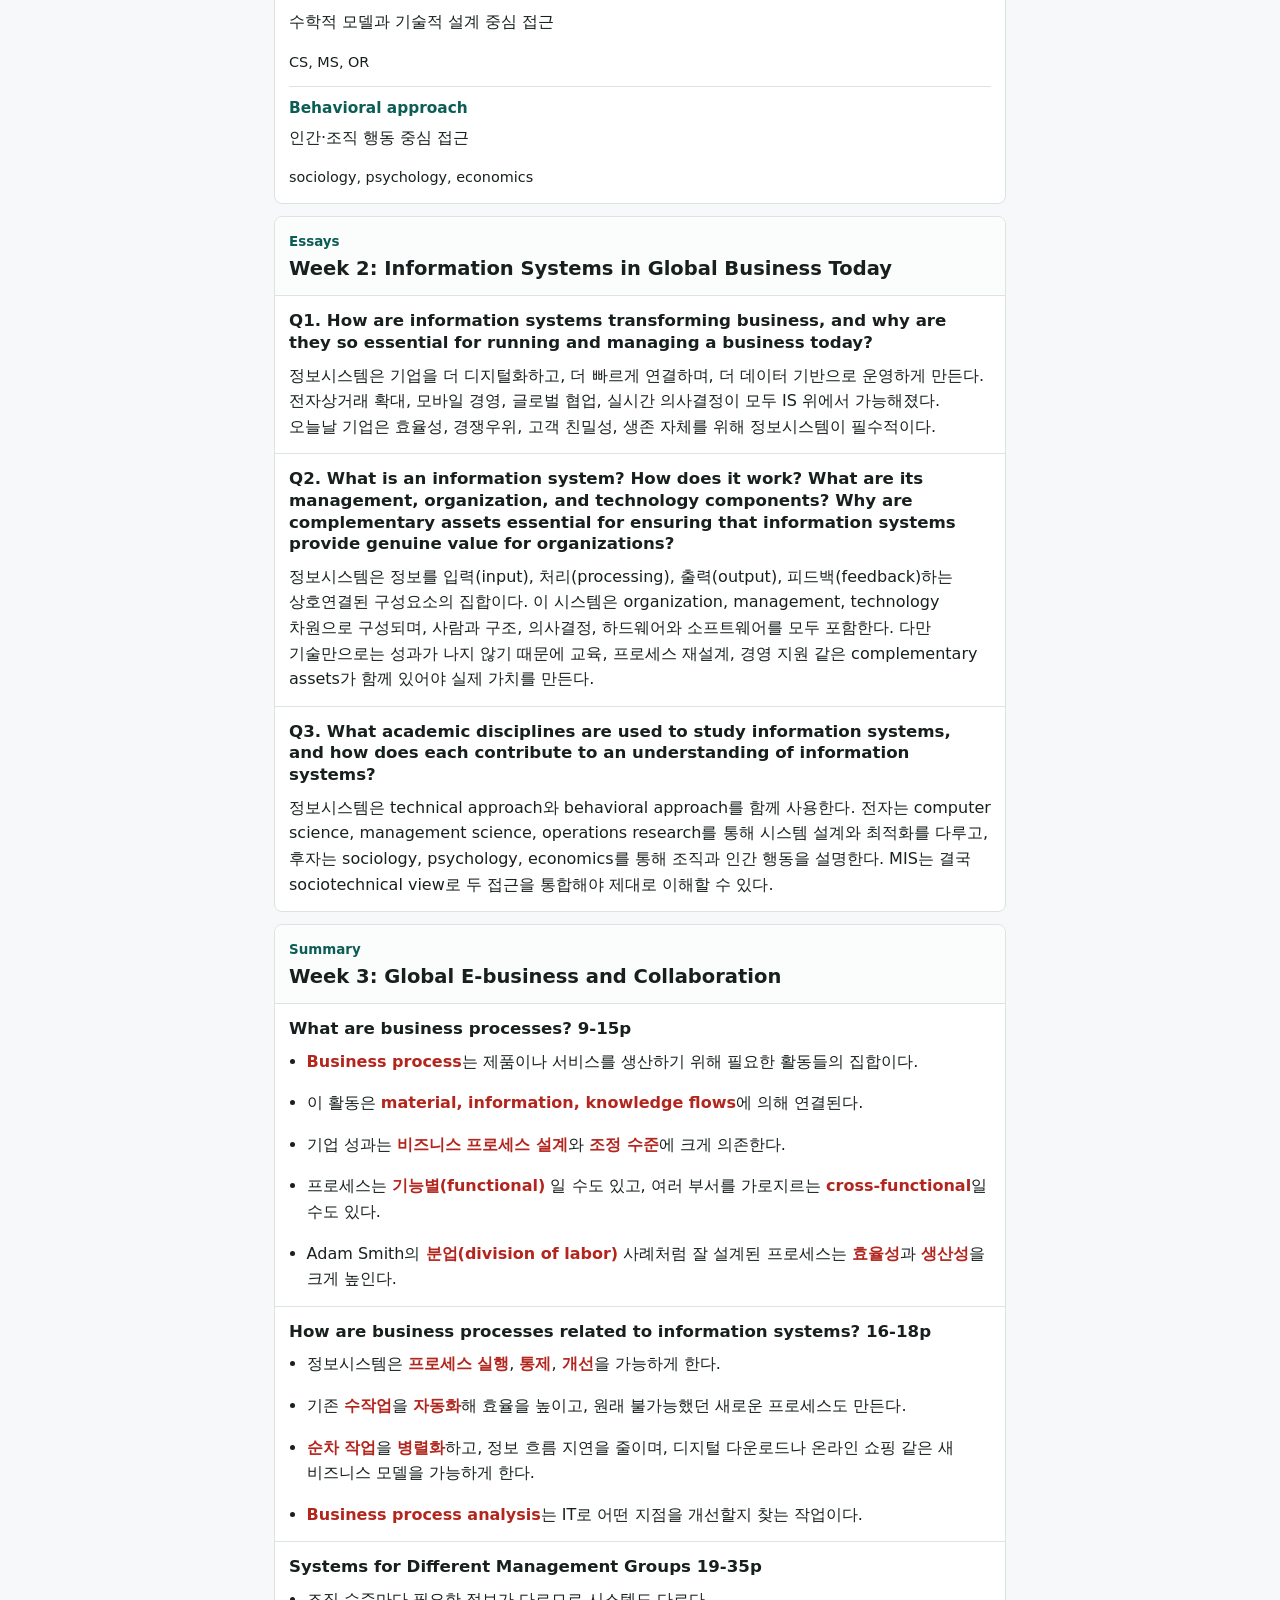
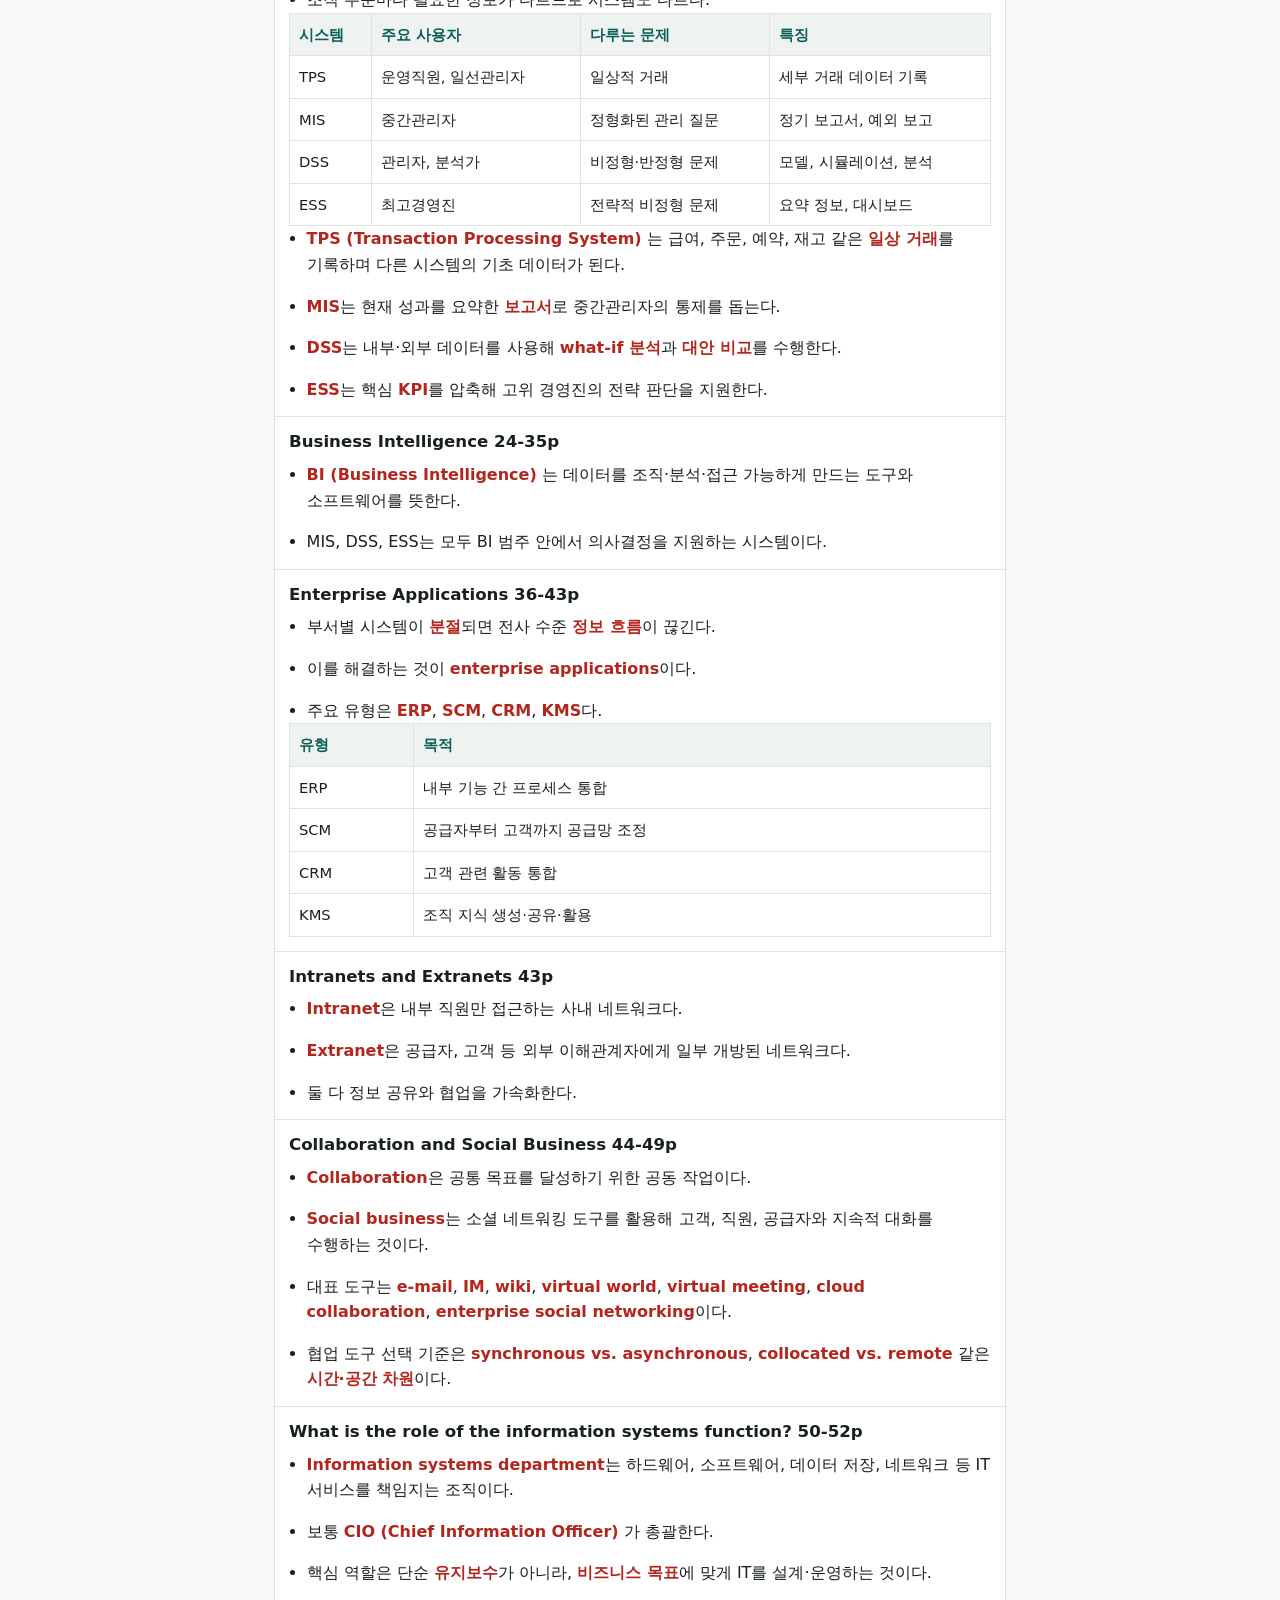
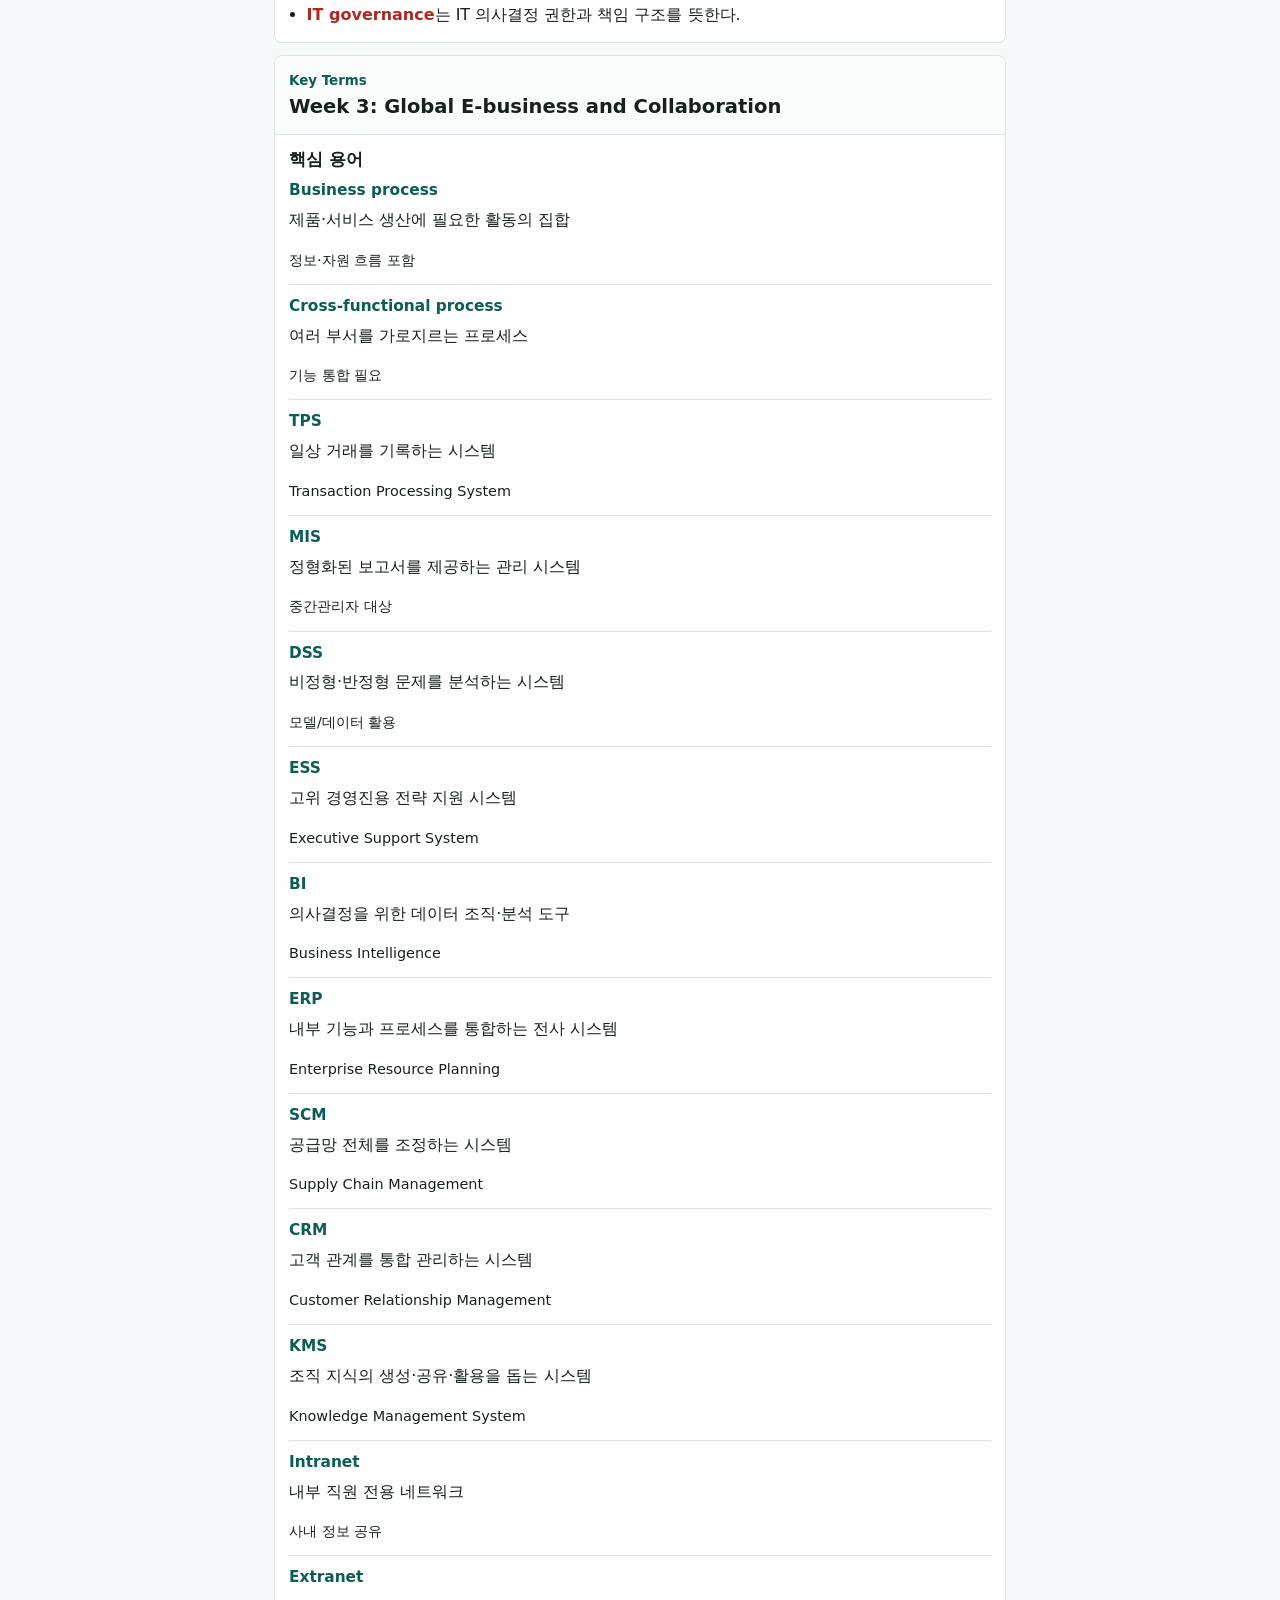
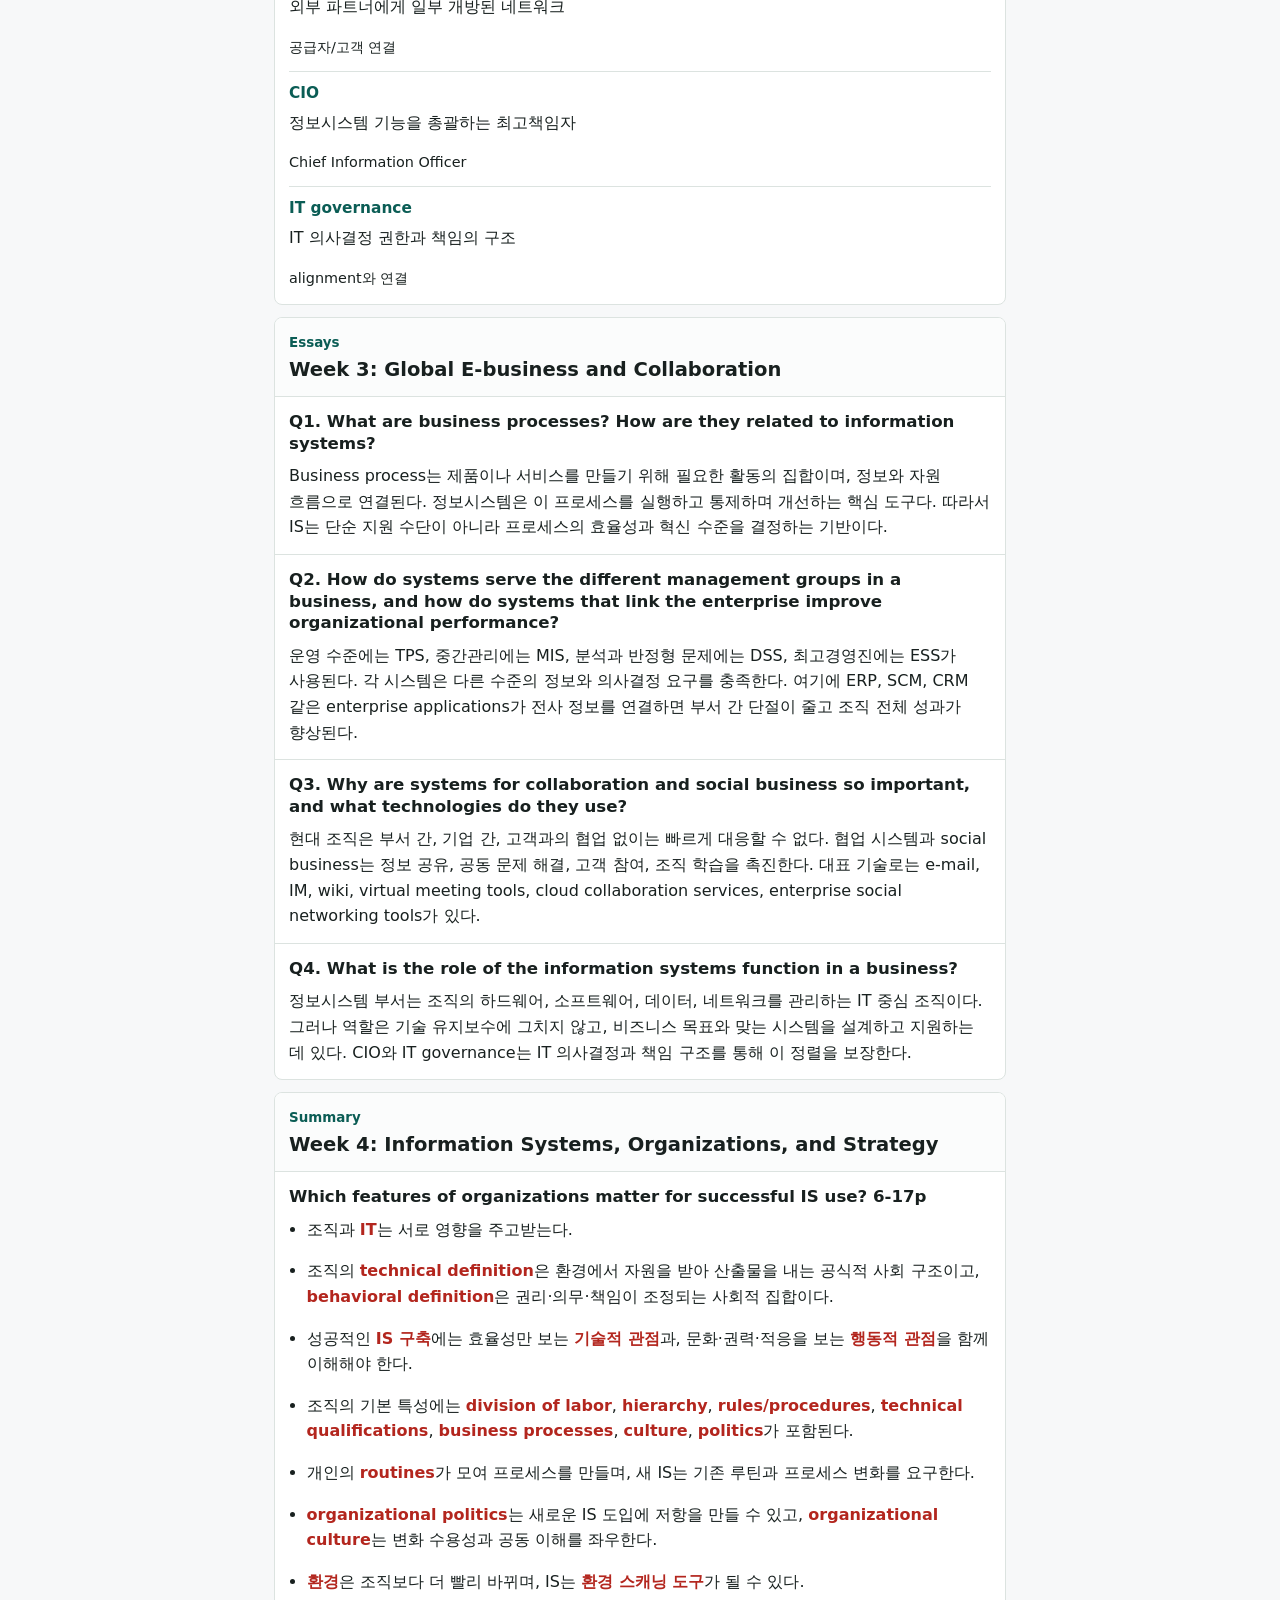
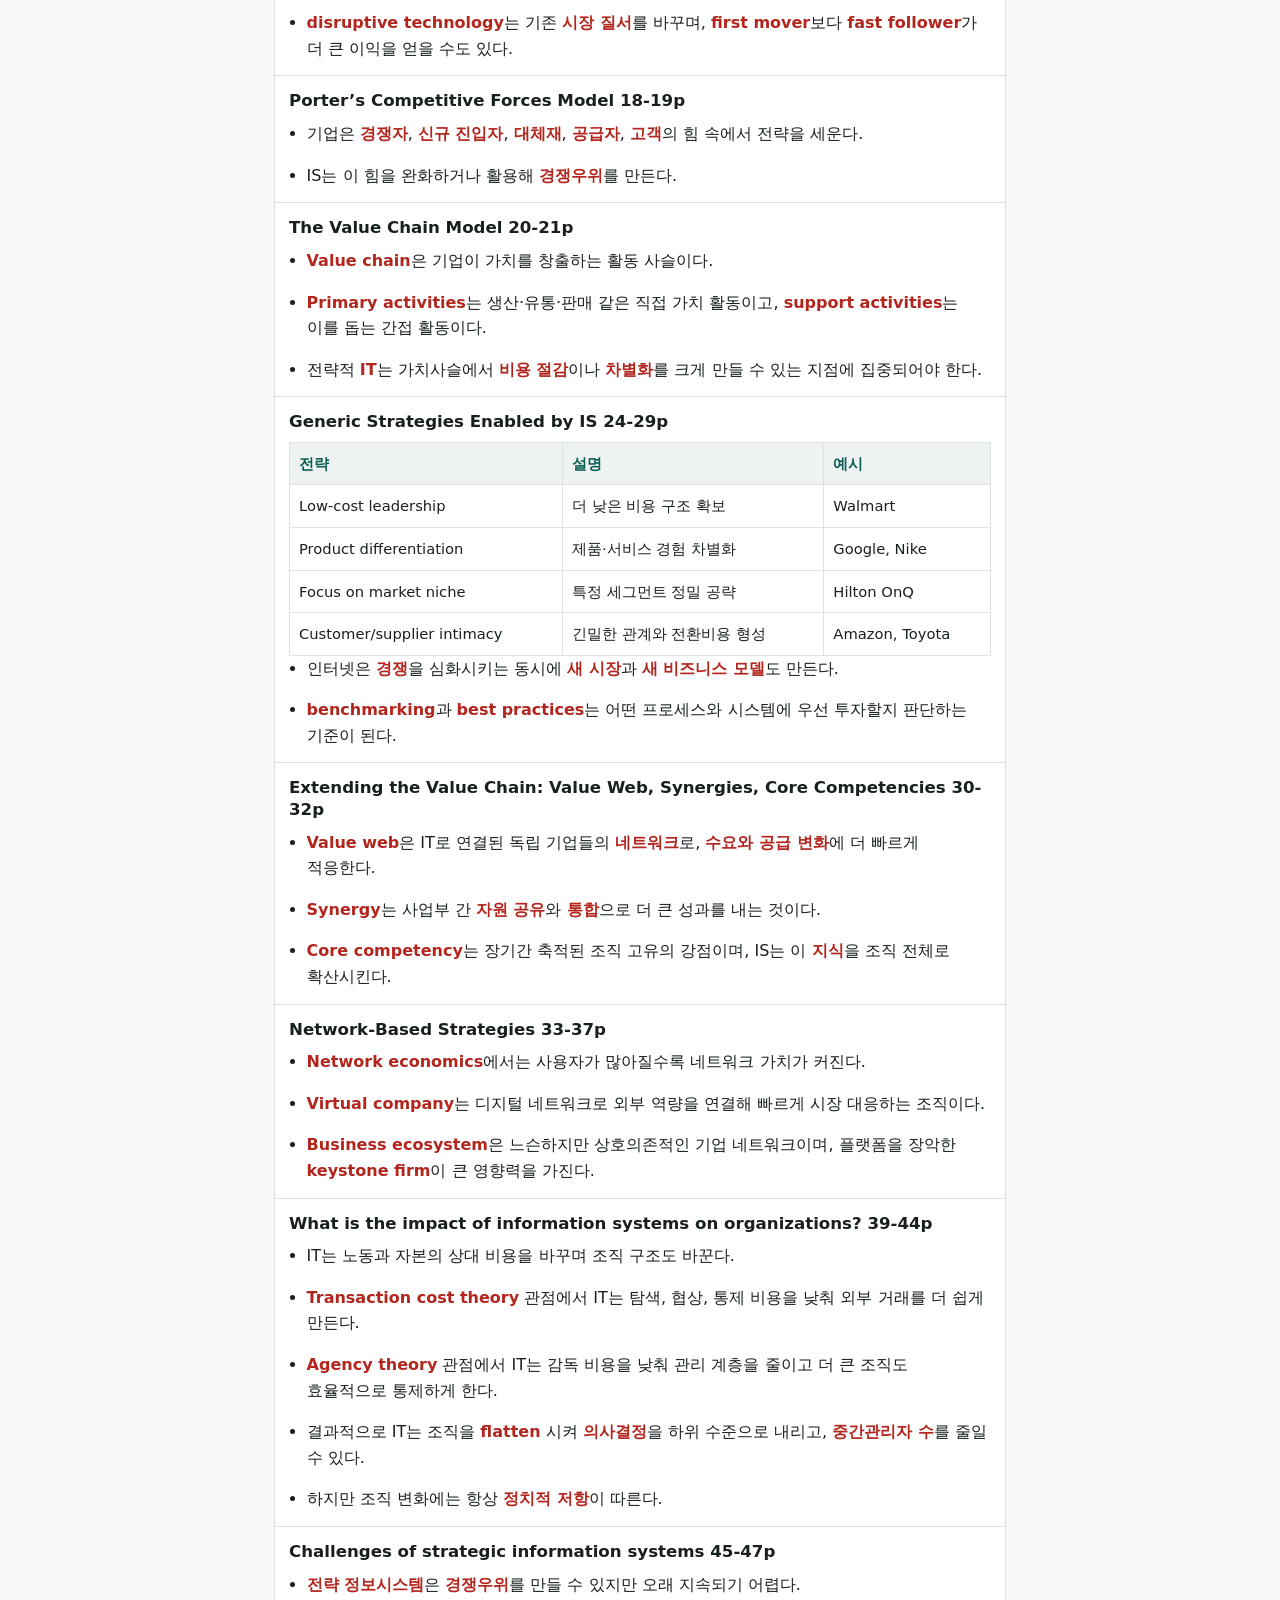
<file: management-infomation-system/study-site/index.html>
<!DOCTYPE html>
<html lang="ko">
  <head>
    <meta charset="UTF-8" />
    <meta name="viewport" content="width=device-width, initial-scale=1.0" />
    <title>MIS Midterm Study</title>
    <meta
      name="description"
      content="MIS 중간고사 자료를 모바일에서 읽기 위한 정적 학습 사이트입니다."
    />
    <link rel="stylesheet" href="./style.css" />
  </head>
  <body>
    <noscript>
      <main class="app">
        <section class="empty-state">
          <h1>JavaScript가 필요합니다.</h1>
          <p>이 요약 사이트는 브라우저에서 정적으로 실행됩니다.</p>
        </section>
      </main>
    </noscript>
    <div id="app"></div>

    <script src="./data.js"></script>
    <script src="./app.js"></script>
  </body>
</html>
</file>
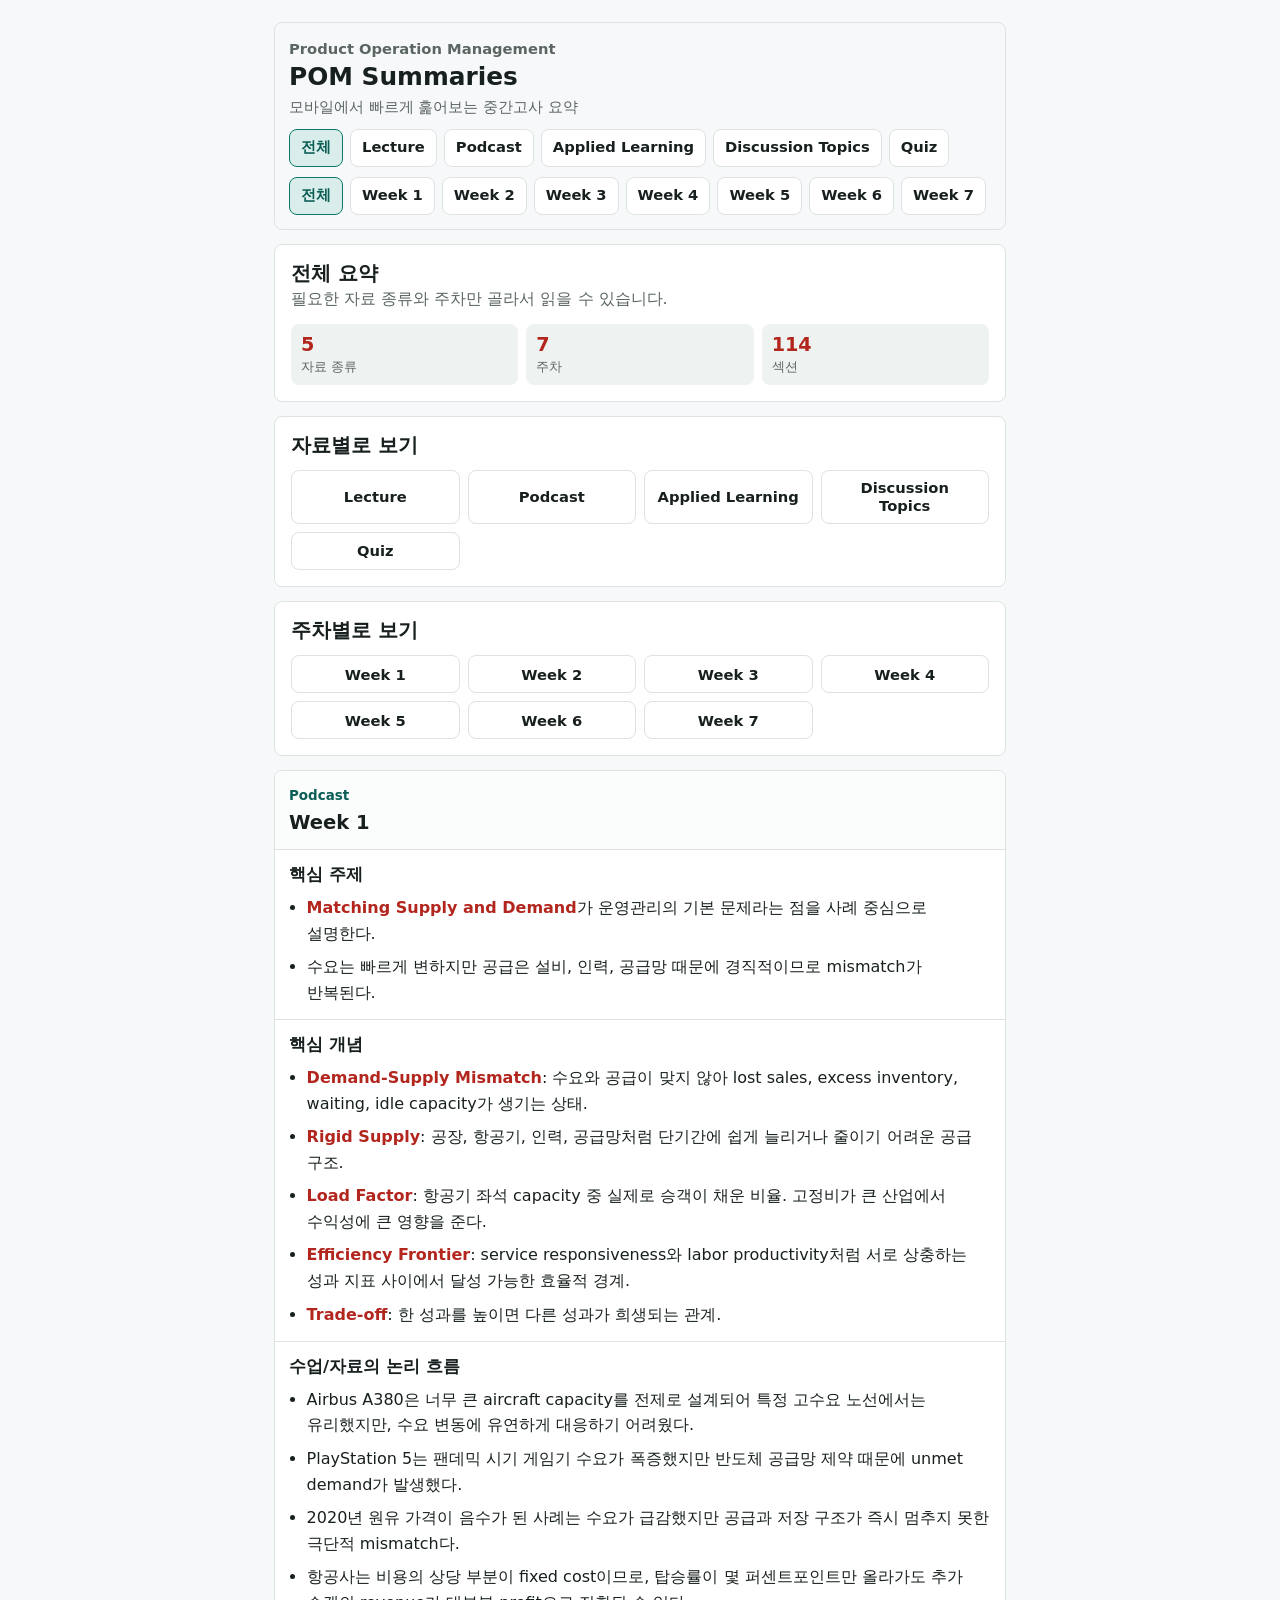
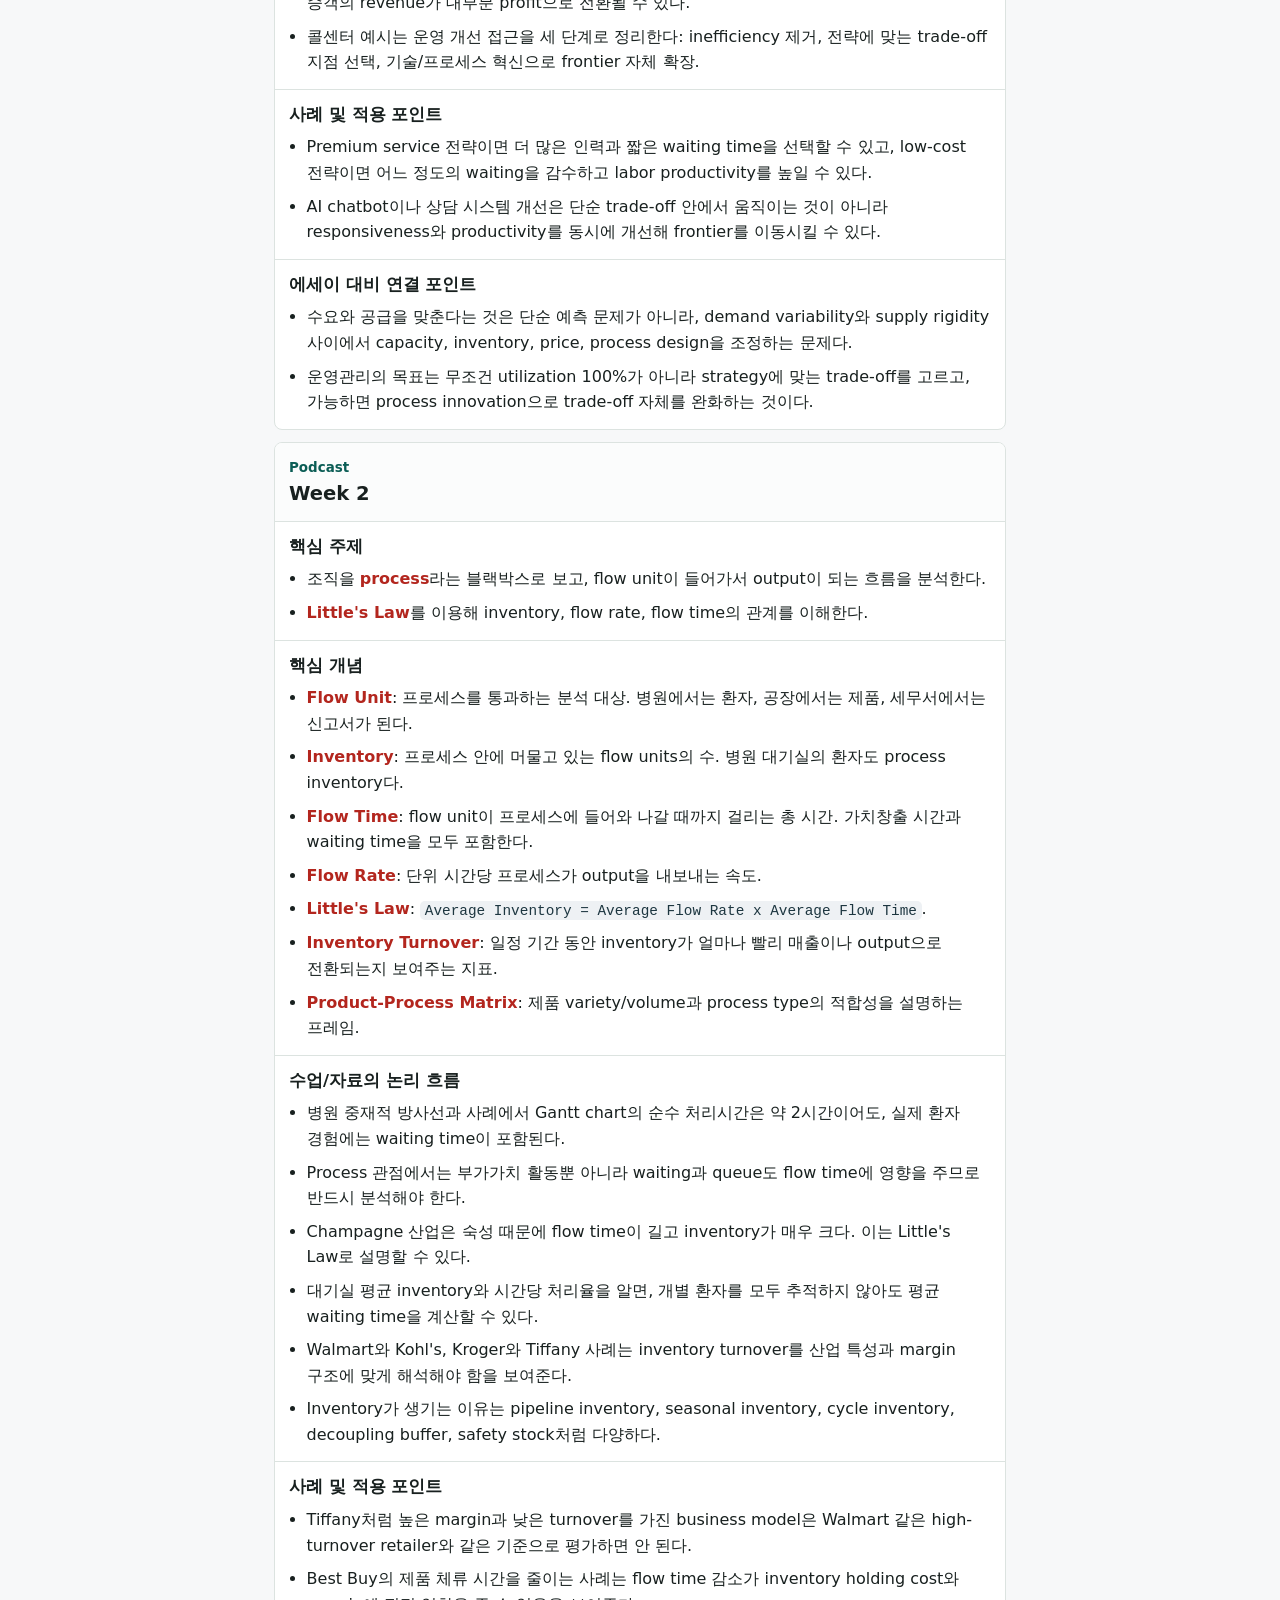
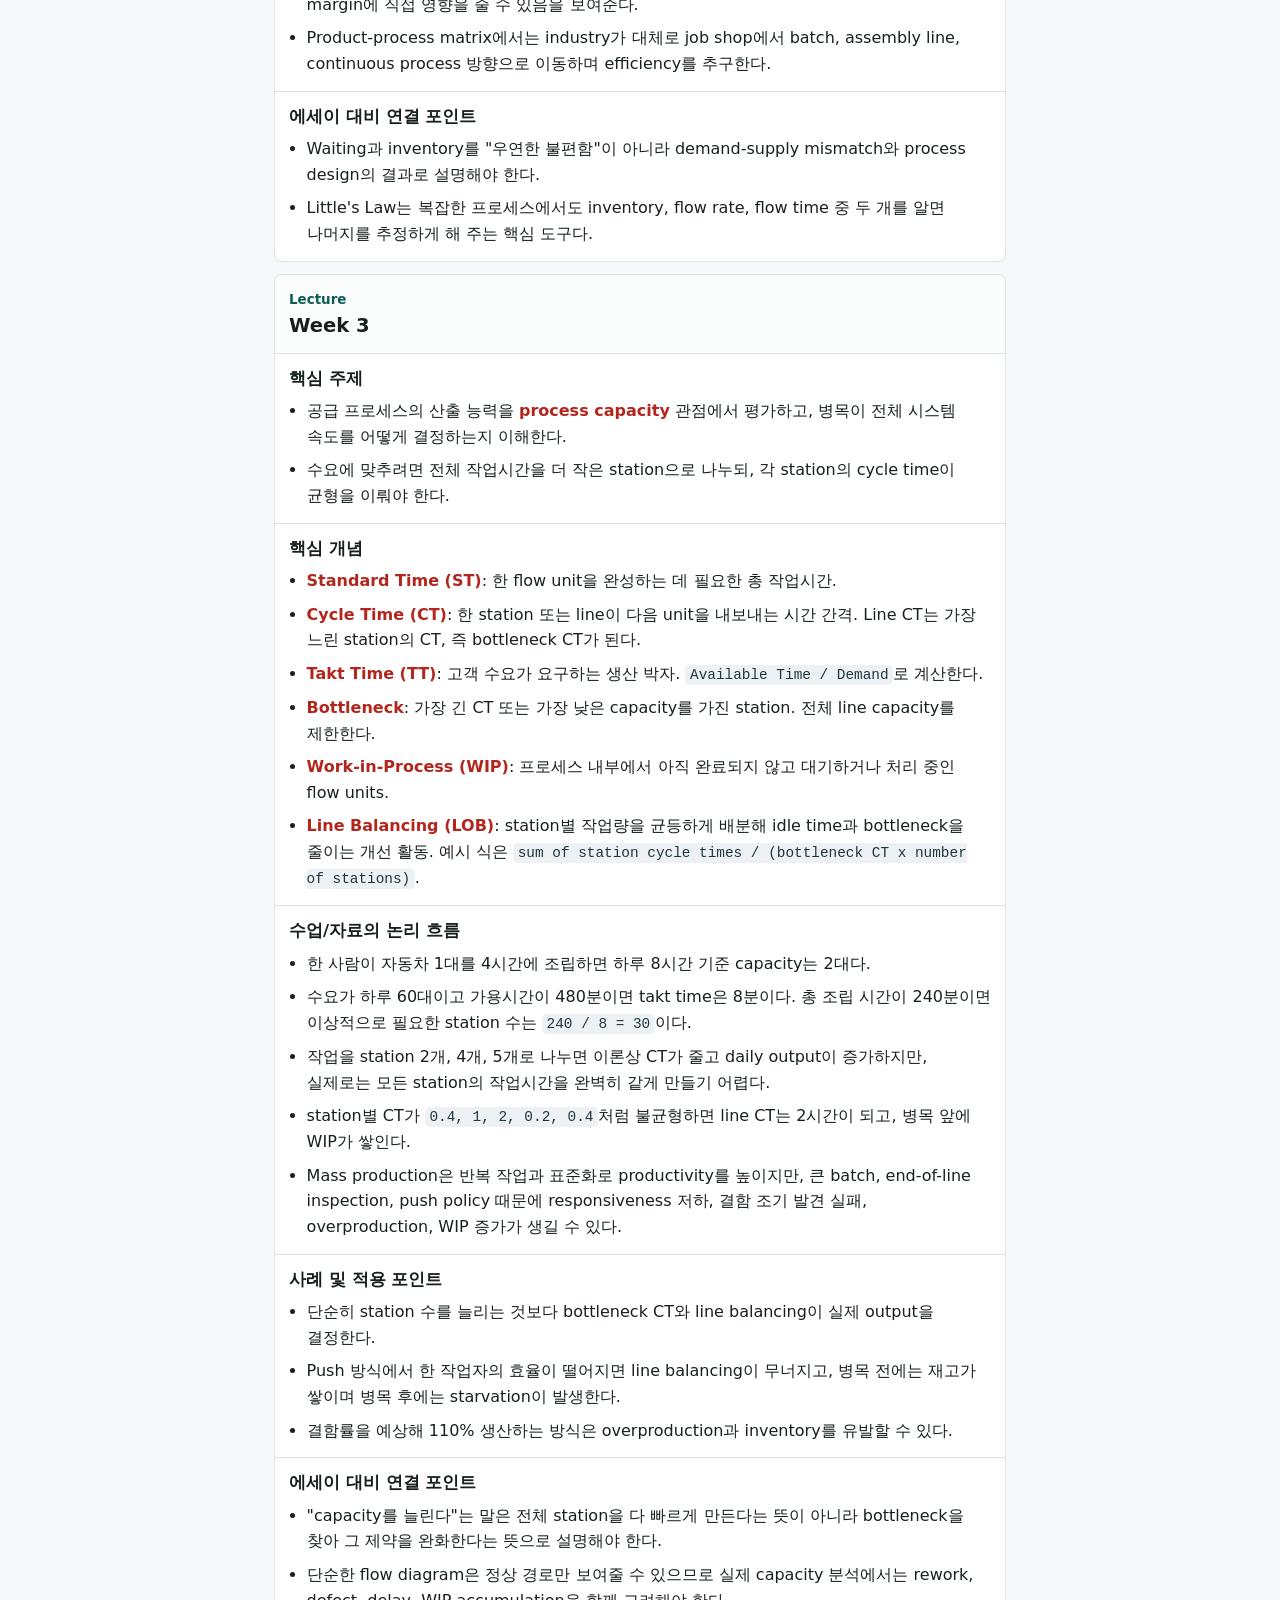
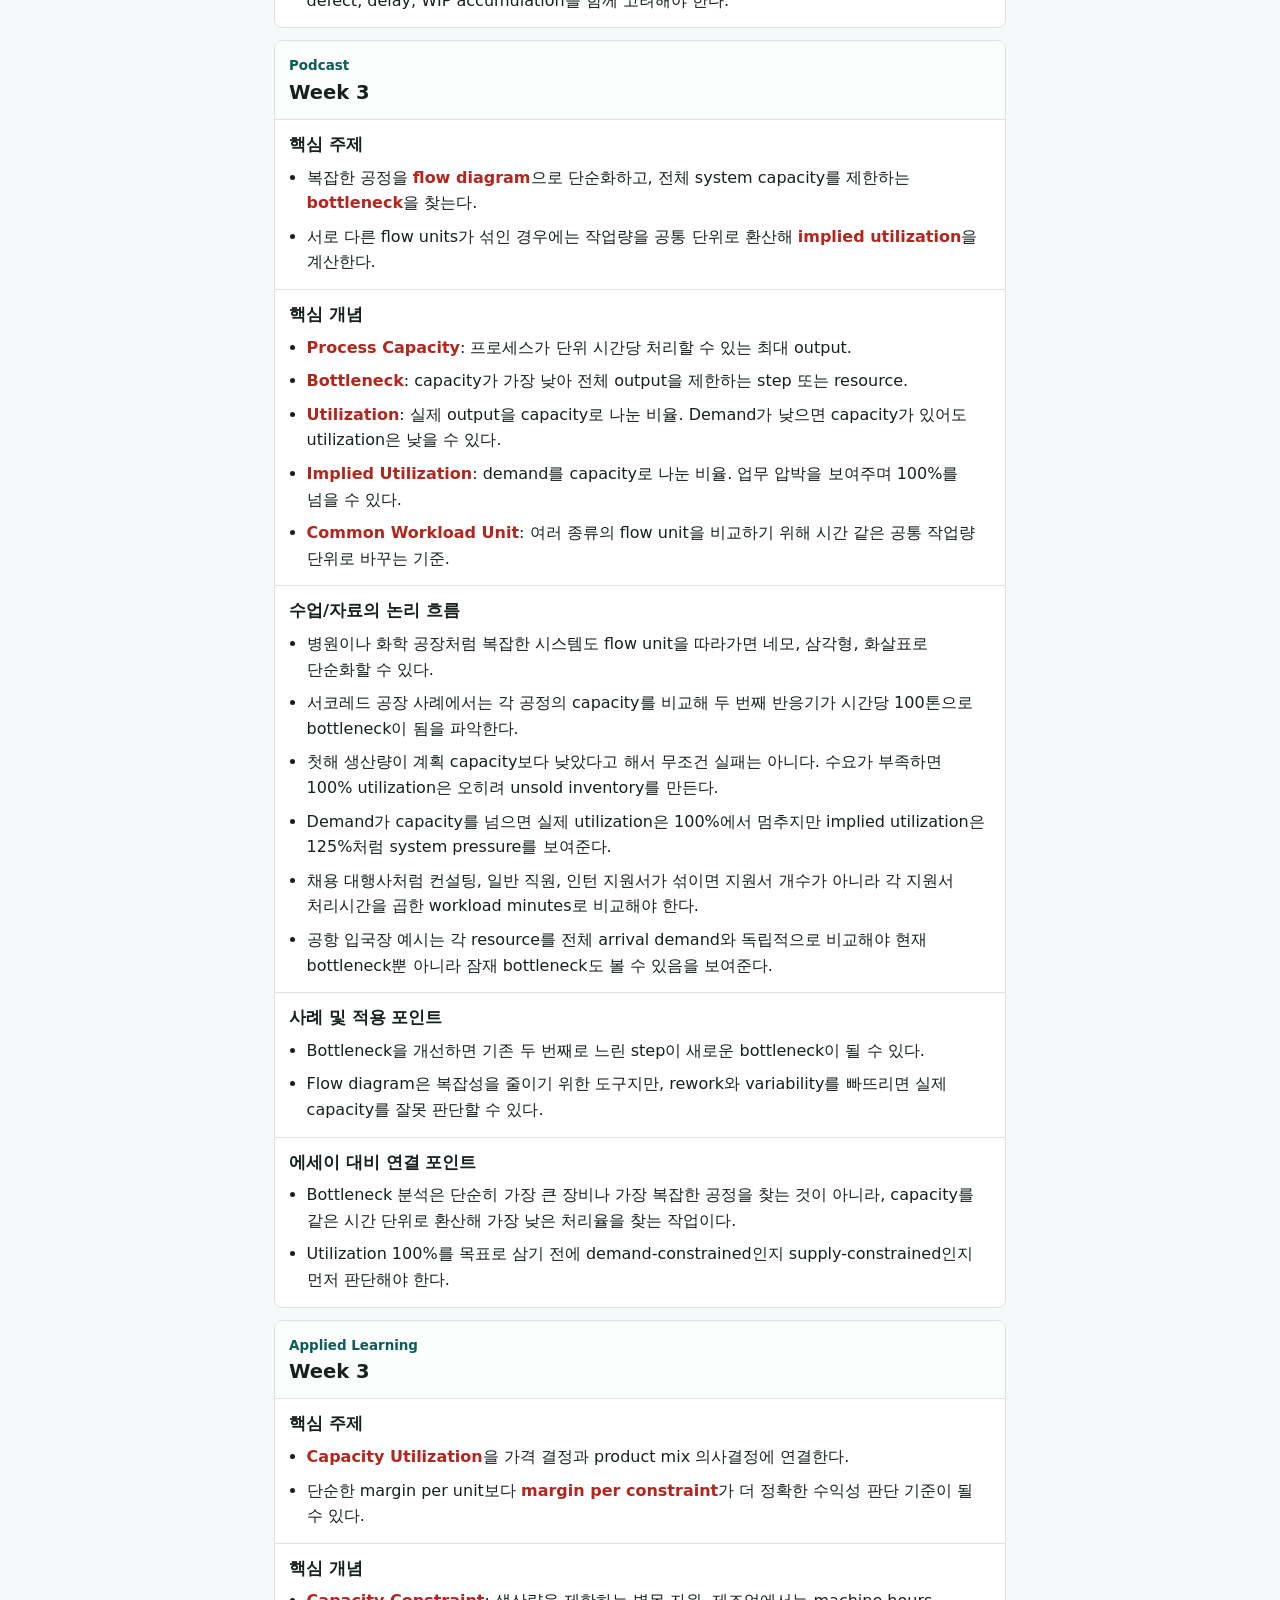
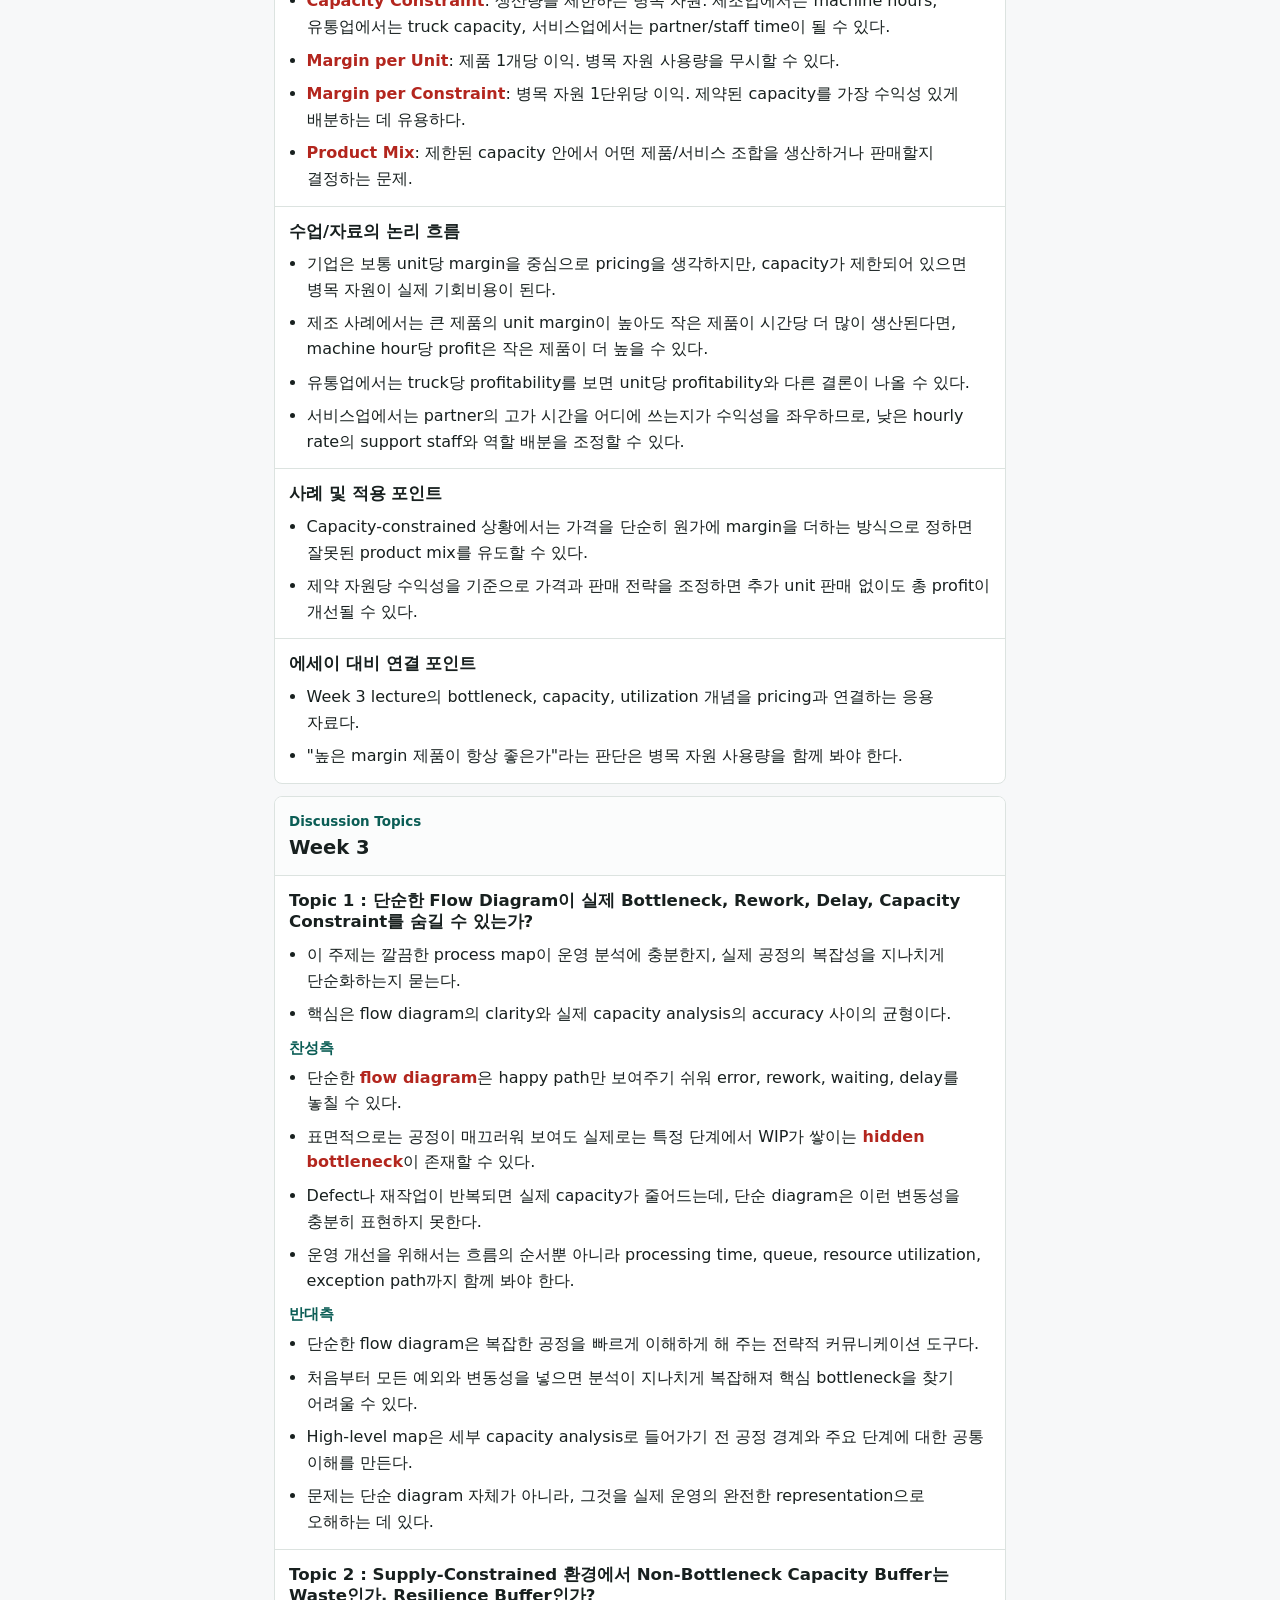
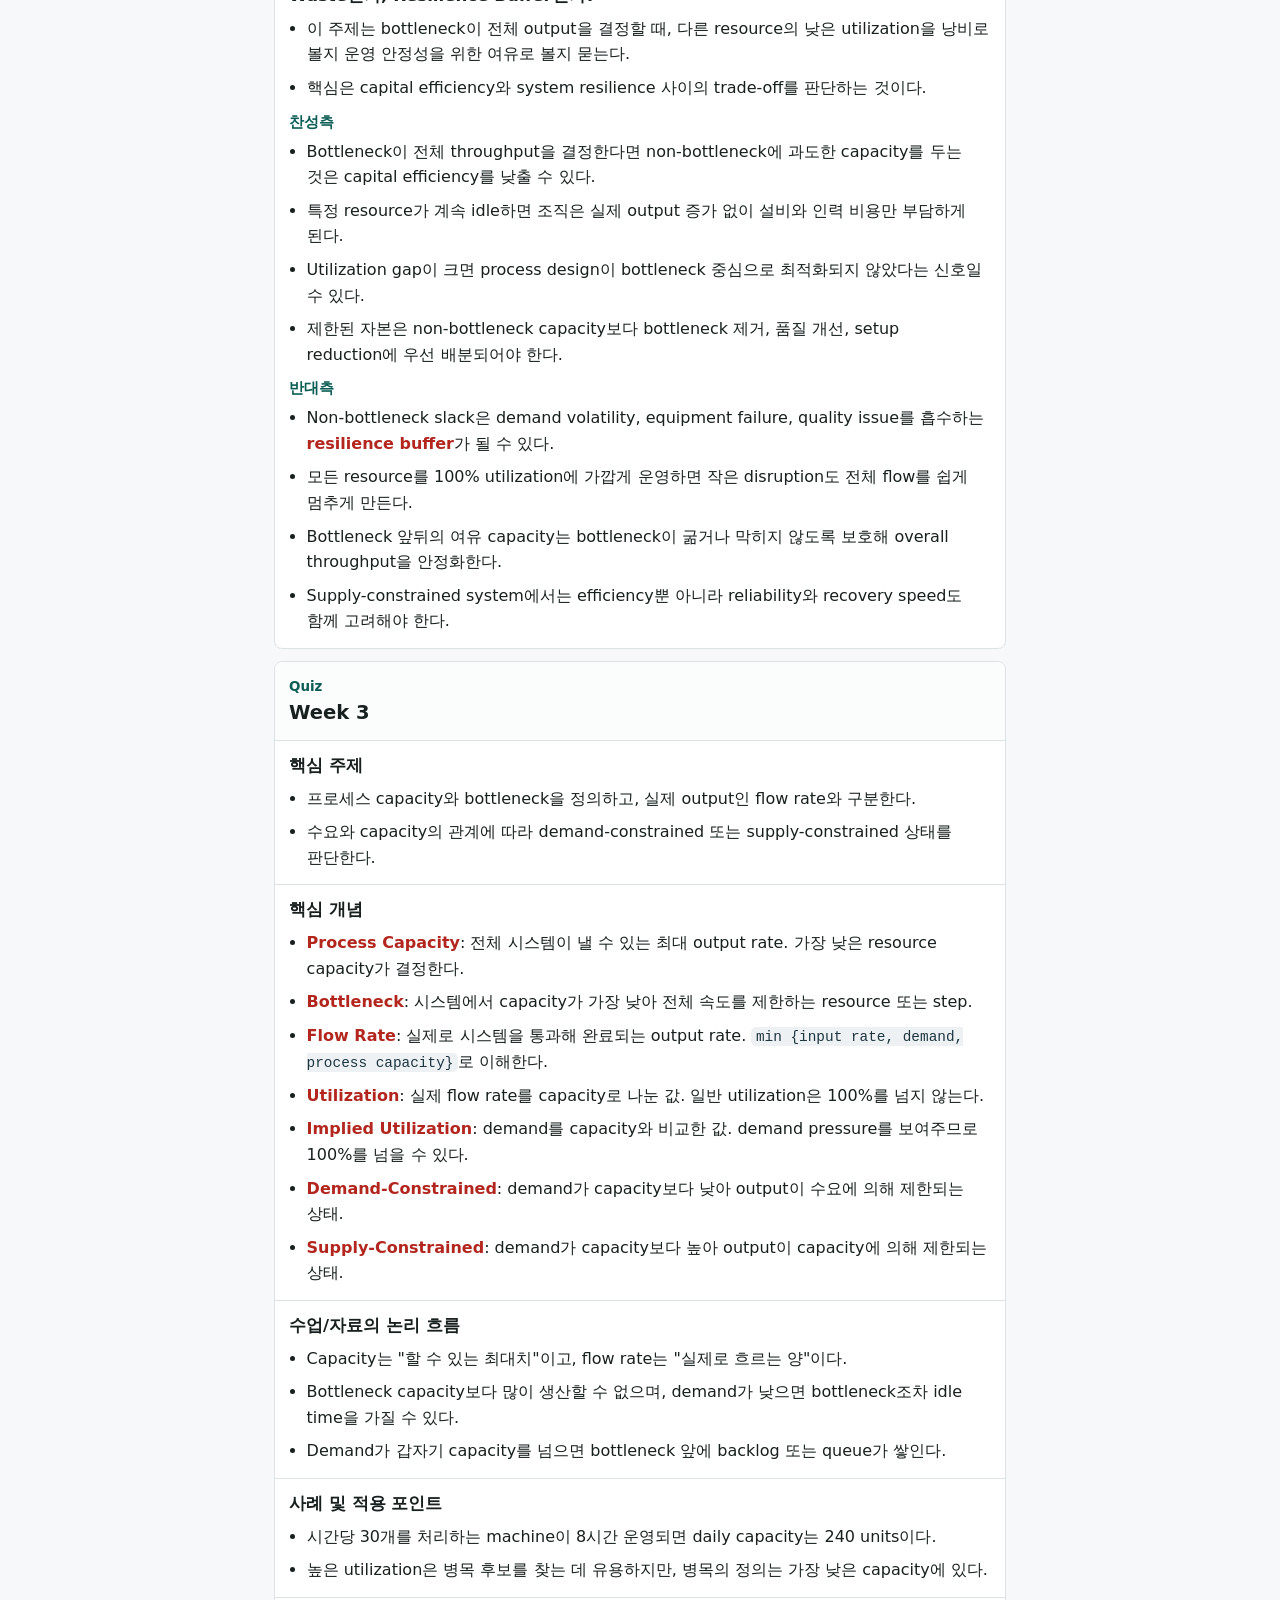
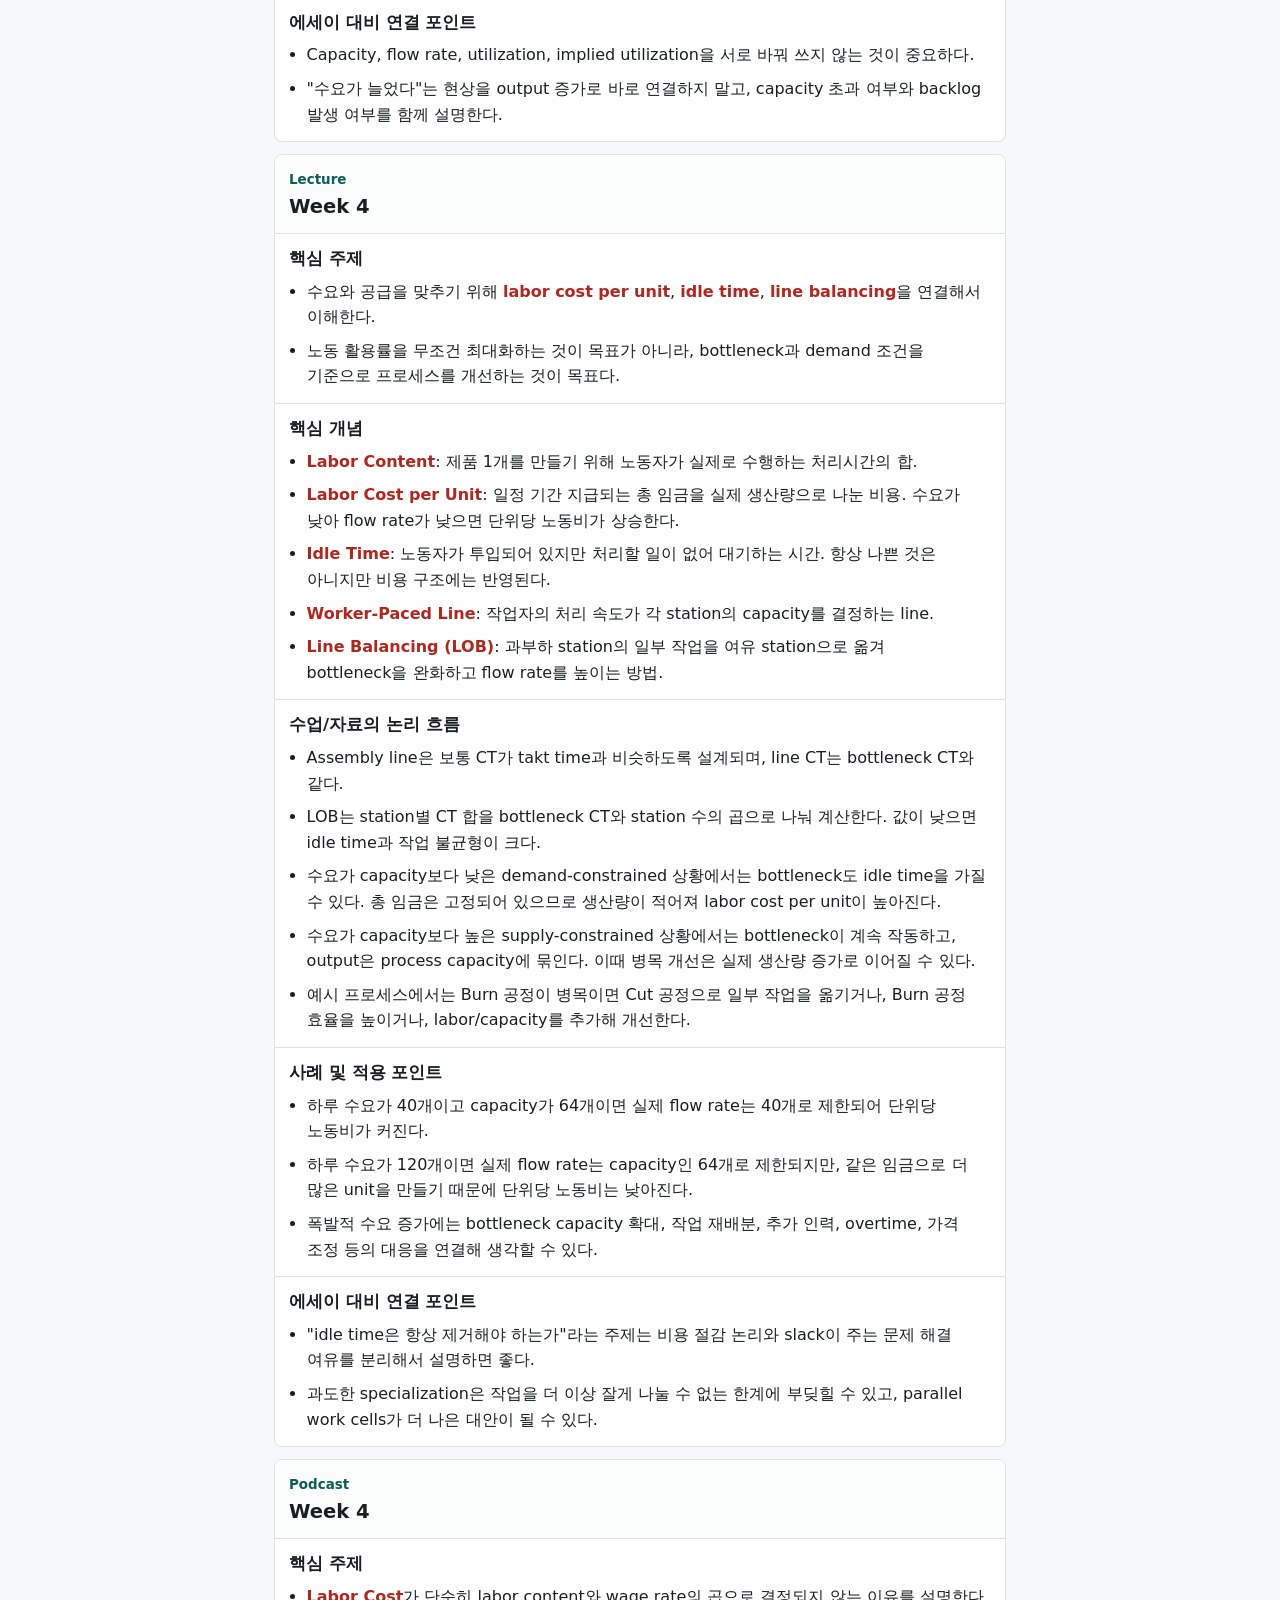
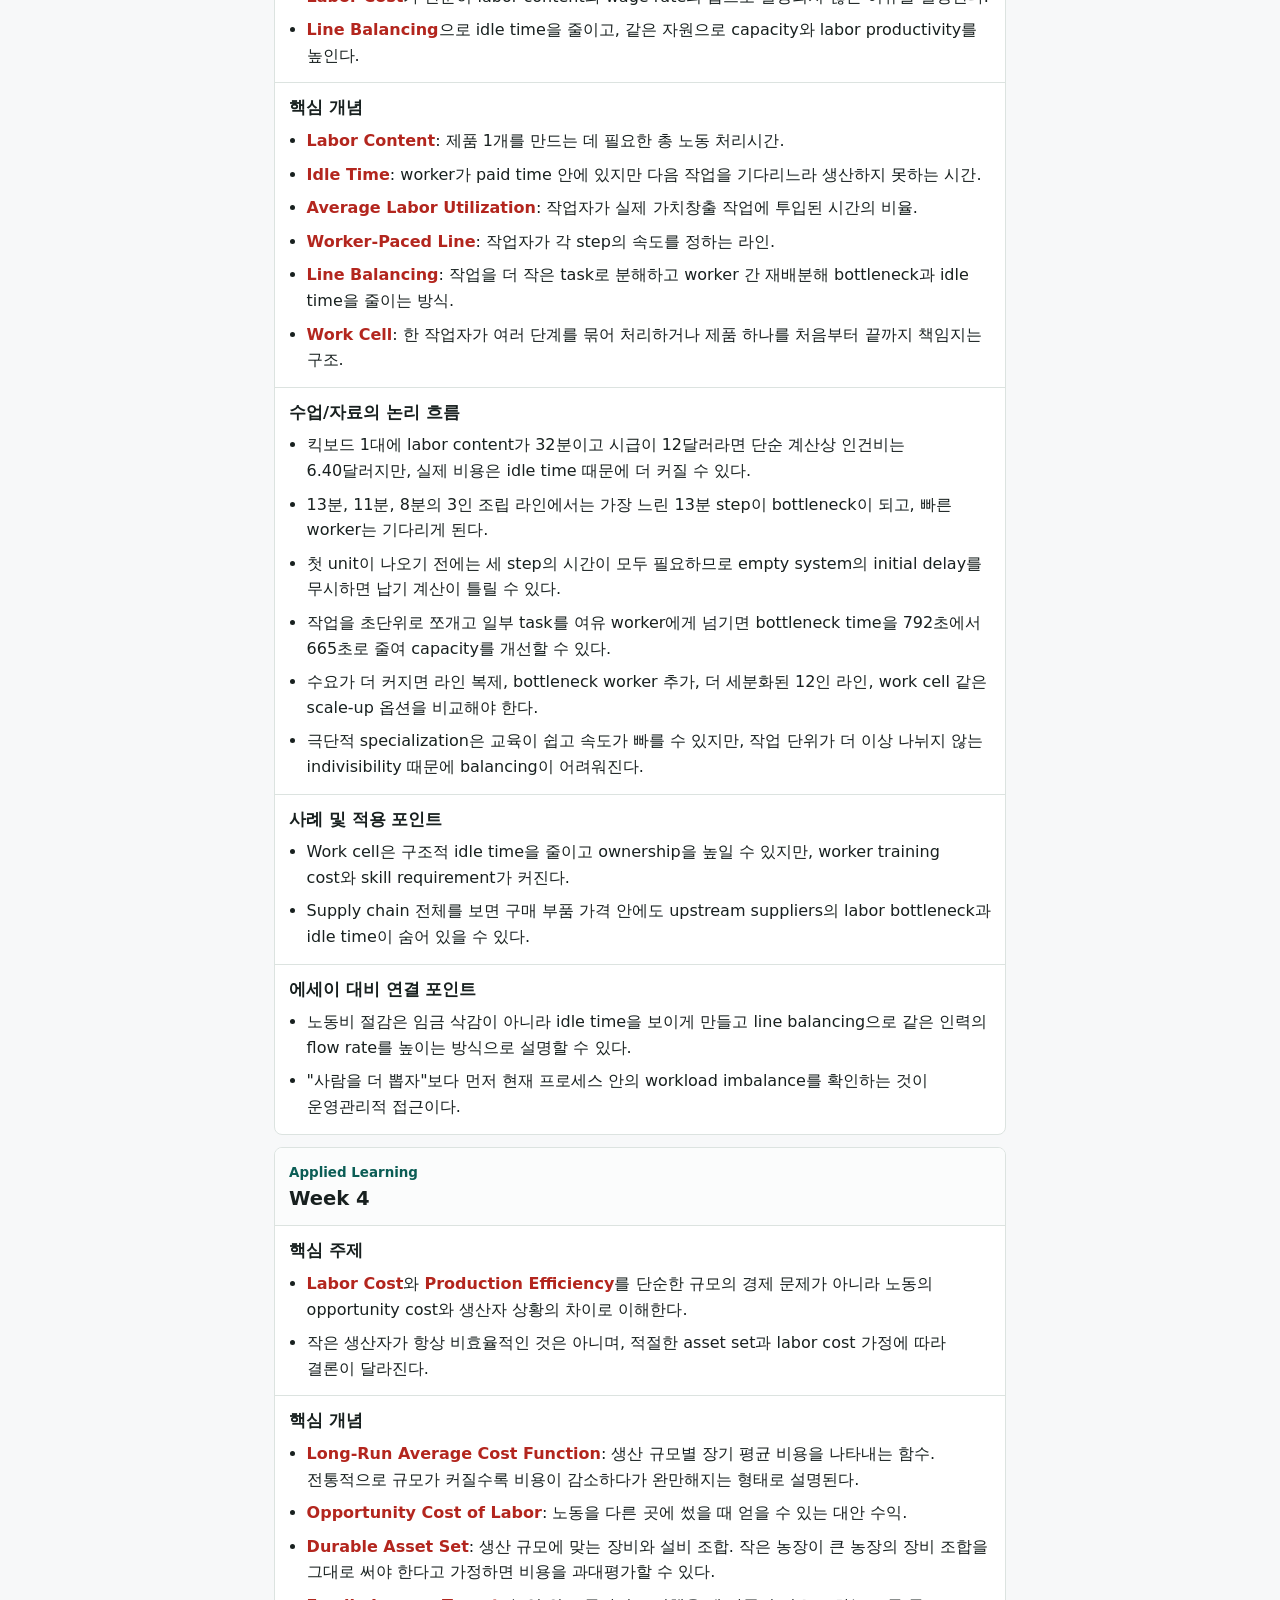
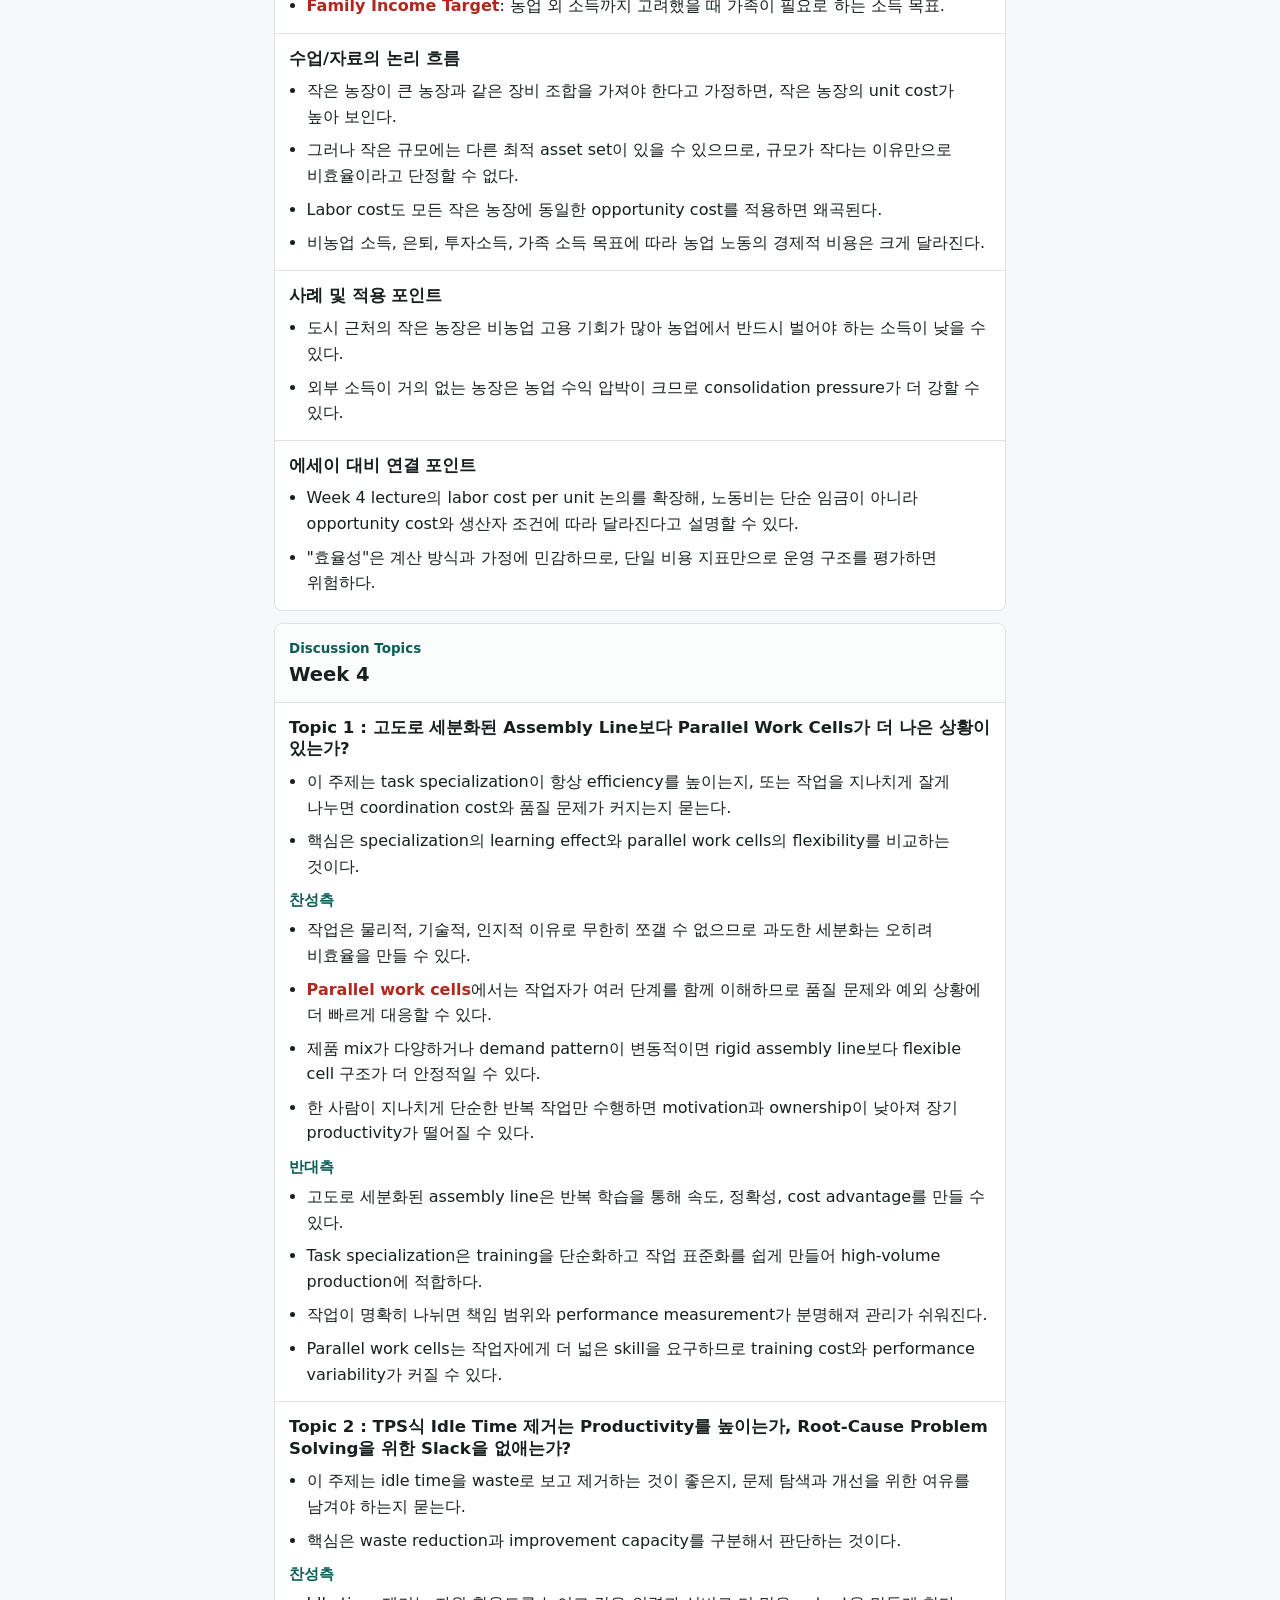
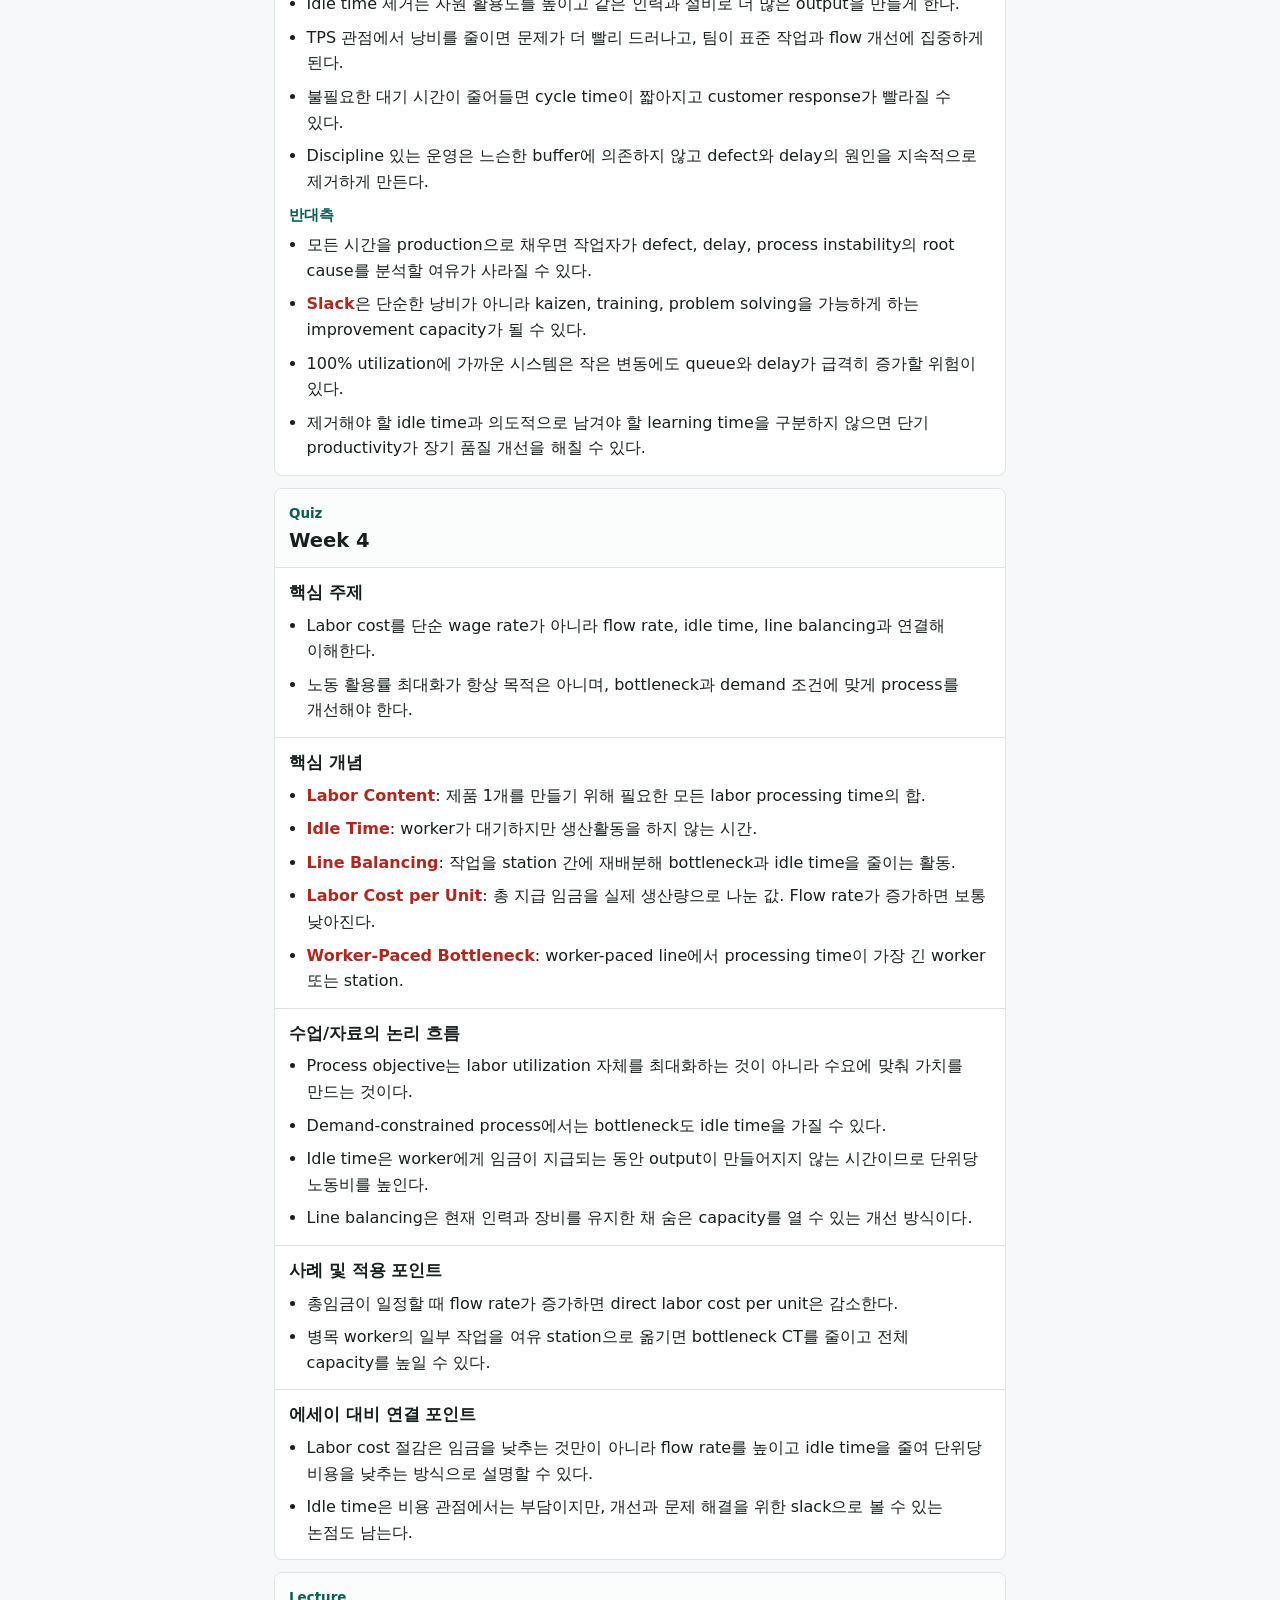
<file: product-operation-management/study-site/index.html>
<!DOCTYPE html>
<html lang="ko">
  <head>
    <meta charset="UTF-8" />
    <meta name="viewport" content="width=device-width, initial-scale=1.0" />
    <title>POM Summaries</title>
    <meta
      name="description"
      content="Product Operation Management 중간고사 요약을 모바일에서 읽기 위한 정적 학습 사이트입니다."
    />
    <link rel="stylesheet" href="./style.css" />
  </head>
  <body>
    <noscript>
      <main class="app">
        <section class="empty-state">
          <h1>JavaScript가 필요합니다.</h1>
          <p>이 요약 사이트는 브라우저에서 정적으로 실행됩니다.</p>
        </section>
      </main>
    </noscript>
    <div id="app"></div>

    <script src="./data.js"></script>
    <script src="./app.js"></script>
  </body>
</html>
</file>
<file: ergonomics/study-site/style.css>
:root {
  color-scheme: light;
  --bg: #f7f8f9;
  --surface: #ffffff;
  --surface-soft: #eef3f1;
  --text: #18201f;
  --muted: #5b6663;
  --line: #dce3e0;
  --accent: #0e766d;
  --accent-strong: #0b5d55;
  --accent-soft: #d9eeea;
  --mark-bg: #fff1a8;
  --mark-text: #b3261e;
  --code-bg: #eef1f4;
  --radius: 8px;
}

* {
  box-sizing: border-box;
}

html {
  scroll-behavior: smooth;
}

body {
  margin: 0;
  min-height: 100vh;
  background: var(--bg);
  color: var(--text);
  font-family: system-ui, -apple-system, BlinkMacSystemFont, "Apple SD Gothic Neo", "Noto Sans KR",
    "Segoe UI", sans-serif;
  line-height: 1.6;
  word-break: keep-all;
}

a {
  color: inherit;
  text-decoration: none;
}

button,
input {
  font: inherit;
}

button {
  cursor: pointer;
}

.app {
  width: min(100%, 820px);
  margin: 0 auto;
  padding: 14px 14px 56px;
}

.topbar {
  position: sticky;
  top: 0;
  z-index: 10;
  display: grid;
  gap: 12px;
  margin: 0 -14px 14px;
  padding: 12px 14px;
  border-bottom: 1px solid var(--line);
  background: rgba(247, 248, 249, 0.96);
  backdrop-filter: blur(12px);
}

.brand-row {
  display: flex;
  align-items: center;
  gap: 12px;
  min-width: 0;
}

.brand-thumb {
  flex: 0 0 auto;
  width: 56px;
  height: 56px;
  border: 1px solid var(--line);
  border-radius: var(--radius);
  background: var(--surface);
  object-fit: cover;
}

.brand-copy {
  display: grid;
  gap: 2px;
  min-width: 0;
}

.eyebrow {
  margin: 0;
  color: var(--accent-strong);
  font-size: 0.78rem;
  font-weight: 700;
  letter-spacing: 0;
}

.brand-copy h1 {
  margin: 0;
  font-size: 1.42rem;
  line-height: 1.15;
  overflow-wrap: anywhere;
}

.brand-copy p {
  margin: 2px 0 0;
  color: var(--muted);
  font-size: 0.92rem;
}

.search-panel {
  display: grid;
  gap: 6px;
  margin: 0;
}

.search-panel label {
  color: var(--muted);
  font-size: 0.82rem;
  font-weight: 700;
}

.search-row {
  display: grid;
  grid-template-columns: minmax(0, 1fr) auto;
  gap: 8px;
}

#summary-search {
  width: 100%;
  min-width: 0;
  min-height: 40px;
  padding: 9px 11px;
  border: 1px solid var(--line);
  border-radius: var(--radius);
  background: var(--surface);
  color: var(--text);
  outline: none;
}

#summary-search:focus {
  border-color: var(--accent);
  box-shadow: 0 0 0 3px var(--accent-soft);
}

.clear-button {
  min-height: 40px;
  padding: 8px 11px;
  border: 1px solid var(--line);
  border-radius: var(--radius);
  background: var(--surface);
  color: var(--text);
  font-weight: 700;
}

.clear-button:disabled {
  cursor: default;
  opacity: 0.48;
}

.controls {
  display: grid;
  gap: 8px;
}

.control-meta {
  display: flex;
  flex-wrap: wrap;
  gap: 8px;
  color: var(--muted);
  font-size: 0.82rem;
  font-weight: 700;
}

.control-group {
  display: flex;
  gap: 7px;
  overflow-x: auto;
  padding-bottom: 2px;
  scrollbar-width: thin;
}

.chip {
  flex: 0 0 auto;
  min-height: 38px;
  padding: 8px 11px;
  border: 1px solid var(--line);
  border-radius: var(--radius);
  background: var(--surface);
  color: var(--text);
  font-size: 0.9rem;
  font-weight: 700;
  line-height: 1.2;
  white-space: nowrap;
}

.chip[aria-current="page"] {
  border-color: var(--accent);
  background: var(--accent-soft);
  color: var(--accent-strong);
}

.legend-strip,
.empty-state {
  border: 1px solid var(--line);
  border-radius: var(--radius);
  background: var(--surface);
}

.legend-strip {
  margin-bottom: 14px;
  padding: 11px 13px;
}

.legend-strip p,
.empty-state p {
  margin: 0;
  color: var(--muted);
}

.content-list {
  display: grid;
  gap: 18px;
}

.module-section {
  display: grid;
  gap: 10px;
}

.module-header {
  display: grid;
  gap: 2px;
  padding: 0 2px;
}

.module-header p {
  margin: 0;
  color: var(--accent-strong);
  font-size: 0.82rem;
  font-weight: 750;
}

.module-header h2 {
  margin: 0;
  font-size: 1.24rem;
  line-height: 1.25;
  overflow-wrap: anywhere;
}

.goal-list {
  display: grid;
  gap: 10px;
}

.goal-card {
  overflow: hidden;
  border: 1px solid var(--line);
  border-radius: var(--radius);
  background: var(--surface);
}

.goal-header {
  display: grid;
  grid-template-columns: minmax(0, 1fr) auto;
  gap: 10px;
  align-items: start;
  padding: 13px;
  border-bottom: 1px solid var(--line);
  background: #fbfcfc;
}

.goal-header p {
  margin: 0 0 4px;
  color: var(--accent-strong);
  font-size: 0.82rem;
  font-weight: 750;
}

.goal-header h3 {
  margin: 0;
  font-size: 1.02rem;
  line-height: 1.35;
  overflow-wrap: anywhere;
}

.answer-badge {
  padding: 5px 7px;
  border: 1px solid rgba(179, 38, 30, 0.24);
  border-radius: var(--radius);
  background: #fff7d6;
  color: var(--mark-text);
  font-size: 0.74rem;
  font-weight: 800;
  line-height: 1.1;
  white-space: nowrap;
}

.goal-body {
  padding: 13px;
}

.goal-body h4 {
  margin: 12px 0 6px;
  color: var(--accent-strong);
  font-size: 0.96rem;
  line-height: 1.3;
  overflow-wrap: anywhere;
}

.goal-body p,
.goal-body ul,
.goal-body ol,
.goal-body blockquote {
  margin: 0;
}

.goal-body p + p,
.goal-body p + ul,
.goal-body p + ol,
.goal-body ul + p,
.goal-body ol + p,
.goal-body blockquote + p {
  margin-top: 10px;
}

.goal-body ul,
.goal-body ol {
  display: grid;
  gap: 8px;
  padding-left: 1.1rem;
}

.goal-body li > ul,
.goal-body li > ol {
  margin-top: 7px;
}

.goal-body li > p {
  margin-top: 7px;
}

.goal-body li,
.goal-body p {
  overflow-wrap: anywhere;
}

.goal-body blockquote {
  padding: 9px 11px;
  border-left: 3px solid var(--accent);
  background: var(--surface-soft);
  color: var(--text);
}

strong {
  color: var(--accent-strong);
  font-weight: 800;
}

mark {
  padding: 0.08em 0.18em;
  border-radius: 5px;
  background: var(--mark-bg);
  color: inherit;
}

mark strong {
  color: var(--mark-text);
  font-weight: 850;
}

code {
  padding: 0.12em 0.32em;
  border-radius: 5px;
  background: var(--code-bg);
  color: #1d3640;
  font-family: ui-monospace, SFMono-Regular, Menlo, Consolas, monospace;
  font-size: 0.9em;
  overflow-wrap: anywhere;
}

.table-scroll {
  overflow-x: auto;
}

table {
  width: 100%;
  min-width: 0;
  border-collapse: collapse;
  font-size: 0.92rem;
}

table:has(th:nth-child(4)) {
  min-width: 520px;
}

th,
td {
  padding: 9px;
  border: 1px solid var(--line);
  overflow-wrap: anywhere;
  text-align: left;
  vertical-align: top;
}

th {
  background: var(--surface-soft);
}

.empty-state {
  display: grid;
  gap: 8px;
  padding: 16px;
}

.empty-state h1,
.empty-state h2 {
  margin: 0;
  font-size: 1.22rem;
  line-height: 1.25;
  overflow-wrap: anywhere;
}

@media (min-width: 680px) {
  .app {
    padding-top: 22px;
  }

  .topbar {
    margin-right: 0;
    margin-left: 0;
    border: 1px solid var(--line);
    border-radius: var(--radius);
  }

  .brand-copy h1 {
    font-size: 1.55rem;
  }
}
</file>
<file: management-infomation-system/study-site/style.css>
:root {
  color-scheme: light;
  --bg: #f7f8f9;
  --surface: #ffffff;
  --surface-soft: #eef3f1;
  --text: #18201f;
  --muted: #5b6663;
  --line: #dce3e0;
  --accent: #0e766d;
  --accent-strong: #0b5d55;
  --accent-soft: #d9eeea;
  --mark: #b3261e;
  --code-bg: #eef1f4;
  --radius: 8px;
}

* {
  box-sizing: border-box;
}

html {
  scroll-behavior: smooth;
}

body {
  margin: 0;
  min-height: 100vh;
  background: var(--bg);
  color: var(--text);
  font-family: system-ui, -apple-system, BlinkMacSystemFont, "Apple SD Gothic Neo", "Noto Sans KR",
    "Segoe UI", sans-serif;
  line-height: 1.6;
  word-break: keep-all;
}

a {
  color: inherit;
  text-decoration: none;
}

button {
  border: 0;
  padding: 0;
  font: inherit;
  color: inherit;
  background: transparent;
  cursor: pointer;
}

.app {
  width: min(100%, 760px);
  margin: 0 auto;
  padding: 14px 14px 56px;
}

.topbar {
  position: sticky;
  top: 0;
  z-index: 10;
  margin: 0 -14px 14px;
  padding: 12px 14px;
  background: rgba(247, 248, 249, 0.96);
  border-bottom: 1px solid var(--line);
  backdrop-filter: blur(12px);
}

.brand {
  display: grid;
  gap: 2px;
  margin-bottom: 10px;
}

.eyebrow {
  margin: 0;
  color: var(--accent-strong);
  font-size: 0.78rem;
  font-weight: 700;
  letter-spacing: 0;
}

.brand h1 {
  margin: 0;
  font-size: 1.55rem;
  line-height: 1.15;
  overflow-wrap: anywhere;
}

.brand p {
  margin: 2px 0 0;
  color: var(--muted);
  font-size: 0.92rem;
}

.controls {
  display: grid;
  gap: 8px;
}

.control-group {
  display: flex;
  gap: 7px;
  overflow-x: auto;
  padding-bottom: 2px;
  scrollbar-width: thin;
}

.chip,
.link-chip {
  flex: 0 0 auto;
  min-height: 38px;
  padding: 8px 11px;
  border: 1px solid var(--line);
  border-radius: var(--radius);
  background: var(--surface);
  color: var(--text);
  font-size: 0.92rem;
  font-weight: 650;
  line-height: 1.2;
  white-space: nowrap;
}

.chip[aria-current="page"],
.link-chip[aria-current="page"] {
  border-color: var(--accent);
  background: var(--accent-soft);
  color: var(--accent-strong);
}

.chip:focus-visible,
.link-chip:focus-visible {
  outline: 3px solid rgba(14, 118, 109, 0.2);
  outline-offset: 2px;
}

.hero,
.empty-state,
.summary-block {
  border: 1px solid var(--line);
  border-radius: var(--radius);
  background: var(--surface);
}

.hero,
.empty-state {
  padding: 16px;
}

.hero {
  display: grid;
  gap: 12px;
  margin-bottom: 14px;
}

.hero h2,
.empty-state h1,
.empty-state h2 {
  margin: 0;
  font-size: 1.28rem;
  line-height: 1.25;
  overflow-wrap: anywhere;
}

.hero p,
.empty-state p {
  margin: 0;
  color: var(--muted);
}

.stat-row,
.quick-grid {
  display: grid;
  gap: 8px;
}

.stat-row {
  grid-template-columns: repeat(3, minmax(0, 1fr));
}

.stat {
  min-width: 0;
  padding: 10px;
  border-radius: var(--radius);
  background: var(--surface-soft);
}

.stat strong,
.stat span {
  display: block;
}

.stat strong {
  font-size: 1.2rem;
  line-height: 1.1;
}

.stat span {
  margin-top: 4px;
  color: var(--muted);
  font-size: 0.8rem;
  line-height: 1.25;
}

.quick-grid {
  grid-template-columns: repeat(2, minmax(0, 1fr));
}

.link-chip {
  display: flex;
  align-items: center;
  justify-content: center;
  min-width: 0;
  text-align: center;
  white-space: normal;
}

.content-list {
  display: grid;
  gap: 12px;
}

.summary-block {
  overflow: hidden;
}

.summary-header {
  display: grid;
  gap: 4px;
  padding: 14px;
  border-bottom: 1px solid var(--line);
  background: #fbfcfc;
}

.summary-header p {
  margin: 0;
  color: var(--accent-strong);
  font-size: 0.84rem;
  font-weight: 750;
}

.summary-header h2 {
  margin: 0;
  font-size: 1.22rem;
  line-height: 1.25;
  overflow-wrap: anywhere;
}

.section {
  padding: 14px;
}

.section + .section {
  border-top: 1px solid var(--line);
}

.section h3 {
  margin: 0 0 9px;
  font-size: 1.04rem;
  line-height: 1.3;
  overflow-wrap: anywhere;
}

.section h4 {
  margin: 0;
  color: var(--accent-strong);
  font-size: 0.96rem;
  line-height: 1.3;
  overflow-wrap: anywhere;
}

.section p,
.section ul,
.section ol {
  margin: 0;
}

.section p + p,
.section p + ul,
.section p + ol,
.section ul + p,
.section ol + p {
  margin-top: 10px;
}

.section ul,
.section ol {
  display: grid;
  gap: 8px;
  padding-left: 1.1rem;
}

.section li,
.section p {
  color: var(--text);
  overflow-wrap: anywhere;
}

.summary-list {
  margin: 0;
  padding-left: 1.1rem;
}

.summary-list li + li {
  margin-top: 8px;
}

strong,
.term {
  color: var(--mark);
  font-weight: 800;
}

code {
  padding: 0.12em 0.32em;
  border-radius: 5px;
  background: var(--code-bg);
  color: #1d3640;
  font-family: ui-monospace, SFMono-Regular, Menlo, Consolas, monospace;
  font-size: 0.9em;
  overflow-wrap: anywhere;
}

.table-scroll {
  overflow-x: auto;
}

table,
.summary-table {
  width: 100%;
  min-width: 520px;
  border-collapse: collapse;
  font-size: 0.92rem;
}

th,
td {
  padding: 9px;
  border: 1px solid var(--line);
  vertical-align: top;
  text-align: left;
}

th {
  background: var(--surface-soft);
  color: var(--accent-strong);
}

.term-list {
  display: grid;
}

.term-item {
  display: grid;
  gap: 6px;
  padding: 12px 0;
  border-top: 1px solid var(--line);
}

.term-item:first-child {
  border-top: 0;
  padding-top: 2px;
}

.term-item:last-child {
  padding-bottom: 0;
}

.term-note {
  color: var(--muted);
  font-size: 0.9rem;
}

.essay-answer {
  display: grid;
  gap: 8px;
}

@media (max-width: 430px) {
  .app {
    padding-inline: 12px;
  }

  .topbar {
    margin-inline: -12px;
    padding-inline: 12px;
  }

  .stat-row {
    grid-template-columns: repeat(2, minmax(0, 1fr));
  }

  .quick-grid {
    grid-template-columns: 1fr;
  }
}
</file>
<file: product-operation-management/study-site/style.css>
:root {
  color-scheme: light;
  --bg: #f7f8f9;
  --surface: #ffffff;
  --surface-soft: #eef3f1;
  --text: #18201f;
  --muted: #5b6663;
  --line: #dce3e0;
  --accent: #0e766d;
  --accent-strong: #0b5d55;
  --accent-soft: #d9eeea;
  --mark: #b3261e;
  --code-bg: #eef1f4;
  --radius: 8px;
}

* {
  box-sizing: border-box;
}

html {
  scroll-behavior: smooth;
}

body {
  margin: 0;
  min-height: 100vh;
  background: var(--bg);
  color: var(--text);
  font-family: system-ui, -apple-system, BlinkMacSystemFont, "Apple SD Gothic Neo", "Noto Sans KR",
    "Segoe UI", sans-serif;
  line-height: 1.6;
  word-break: keep-all;
}

a {
  color: inherit;
  text-decoration: none;
}

button {
  border: 0;
  padding: 0;
  font: inherit;
  color: inherit;
  background: transparent;
  cursor: pointer;
}

.app {
  width: min(100%, 760px);
  margin: 0 auto;
  padding: 14px 14px 56px;
}

.topbar {
  position: sticky;
  top: 0;
  z-index: 10;
  margin: 0 -14px 14px;
  padding: 12px 14px;
  background: rgba(247, 248, 249, 0.96);
  border-bottom: 1px solid var(--line);
  backdrop-filter: blur(12px);
}

.brand {
  display: grid;
  gap: 2px;
  margin-bottom: 10px;
}

.eyebrow {
  margin: 0;
  color: var(--accent-strong);
  font-size: 0.78rem;
  font-weight: 700;
  letter-spacing: 0;
}

.brand h1 {
  margin: 0;
  font-size: 1.55rem;
  line-height: 1.15;
  overflow-wrap: anywhere;
}

.brand p {
  margin: 2px 0 0;
  color: var(--muted);
  font-size: 0.92rem;
}

.controls {
  display: grid;
  gap: 8px;
}

.control-group {
  display: flex;
  gap: 7px;
  overflow-x: auto;
  padding-bottom: 2px;
  scrollbar-width: thin;
}

.chip,
.link-chip {
  flex: 0 0 auto;
  min-height: 38px;
  padding: 8px 11px;
  border: 1px solid var(--line);
  border-radius: var(--radius);
  background: var(--surface);
  color: var(--text);
  font-size: 0.92rem;
  font-weight: 650;
  line-height: 1.2;
  white-space: nowrap;
}

.chip[aria-current="page"],
.link-chip[aria-current="page"] {
  border-color: var(--accent);
  background: var(--accent-soft);
  color: var(--accent-strong);
}

.hero,
.empty-state,
.summary-block {
  border: 1px solid var(--line);
  border-radius: var(--radius);
  background: var(--surface);
}

.hero,
.empty-state {
  padding: 16px;
}

.hero {
  display: grid;
  gap: 12px;
  margin-bottom: 14px;
}

.hero h2,
.empty-state h1,
.empty-state h2 {
  margin: 0;
  font-size: 1.28rem;
  line-height: 1.25;
  overflow-wrap: anywhere;
}

.hero p,
.empty-state p {
  margin: 0;
  color: var(--muted);
}

.stat-row,
.quick-grid {
  display: grid;
  gap: 8px;
}

.stat-row {
  grid-template-columns: repeat(3, minmax(0, 1fr));
}

.stat {
  min-width: 0;
  padding: 10px;
  border-radius: var(--radius);
  background: var(--surface-soft);
}

.stat strong,
.stat span {
  display: block;
}

.stat strong {
  font-size: 1.2rem;
  line-height: 1.1;
}

.stat span {
  margin-top: 4px;
  color: var(--muted);
  font-size: 0.8rem;
  line-height: 1.25;
}

.quick-grid {
  grid-template-columns: repeat(2, minmax(0, 1fr));
}

.link-chip {
  display: flex;
  align-items: center;
  justify-content: center;
  min-width: 0;
  text-align: center;
  white-space: normal;
}

.content-list {
  display: grid;
  gap: 12px;
}

.summary-block {
  overflow: hidden;
}

.summary-header {
  display: grid;
  gap: 4px;
  padding: 14px;
  border-bottom: 1px solid var(--line);
  background: #fbfcfc;
}

.summary-header p {
  margin: 0;
  color: var(--accent-strong);
  font-size: 0.84rem;
  font-weight: 750;
}

.summary-header h2 {
  margin: 0;
  font-size: 1.22rem;
  line-height: 1.25;
  overflow-wrap: anywhere;
}

.section {
  padding: 14px;
}

.section + .section {
  border-top: 1px solid var(--line);
}

.section h3 {
  margin: 0 0 9px;
  font-size: 1.04rem;
  line-height: 1.3;
  overflow-wrap: anywhere;
}

.section h4 {
  margin: 12px 0 6px;
  color: var(--accent-strong);
  font-size: 0.96rem;
  line-height: 1.3;
  overflow-wrap: anywhere;
}

.section p,
.section ul,
.section ol {
  margin: 0;
}

.section p + p,
.section p + ul,
.section p + ol,
.section ul + p,
.section ol + p {
  margin-top: 10px;
}

.section ul,
.section ol {
  display: grid;
  gap: 8px;
  padding-left: 1.1rem;
}

.section li,
.section p {
  color: var(--text);
  overflow-wrap: anywhere;
}

strong {
  color: var(--mark);
  font-weight: 800;
}

code {
  padding: 0.12em 0.32em;
  border-radius: 5px;
  background: var(--code-bg);
  color: #1d3640;
  font-family: ui-monospace, SFMono-Regular, Menlo, Consolas, monospace;
  font-size: 0.9em;
  overflow-wrap: anywhere;
}

.table-scroll {
  overflow-x: auto;
}

table {
  width: 100%;
  min-width: 520px;
  border-collapse: collapse;
  font-size: 0.92rem;
}

th,
td {
  padding: 9px;
  border: 1px solid var(--line);
  text-align: left;
  vertical-align: top;
}

th {
  background: var(--surface-soft);
}

.empty-state {
  display: grid;
  gap: 8px;
}

@media (min-width: 680px) {
  .app {
    padding-top: 22px;
  }

  .topbar {
    margin-right: 0;
    margin-left: 0;
    border: 1px solid var(--line);
    border-radius: var(--radius);
  }

  .quick-grid {
    grid-template-columns: repeat(4, minmax(0, 1fr));
  }
}
</file>
